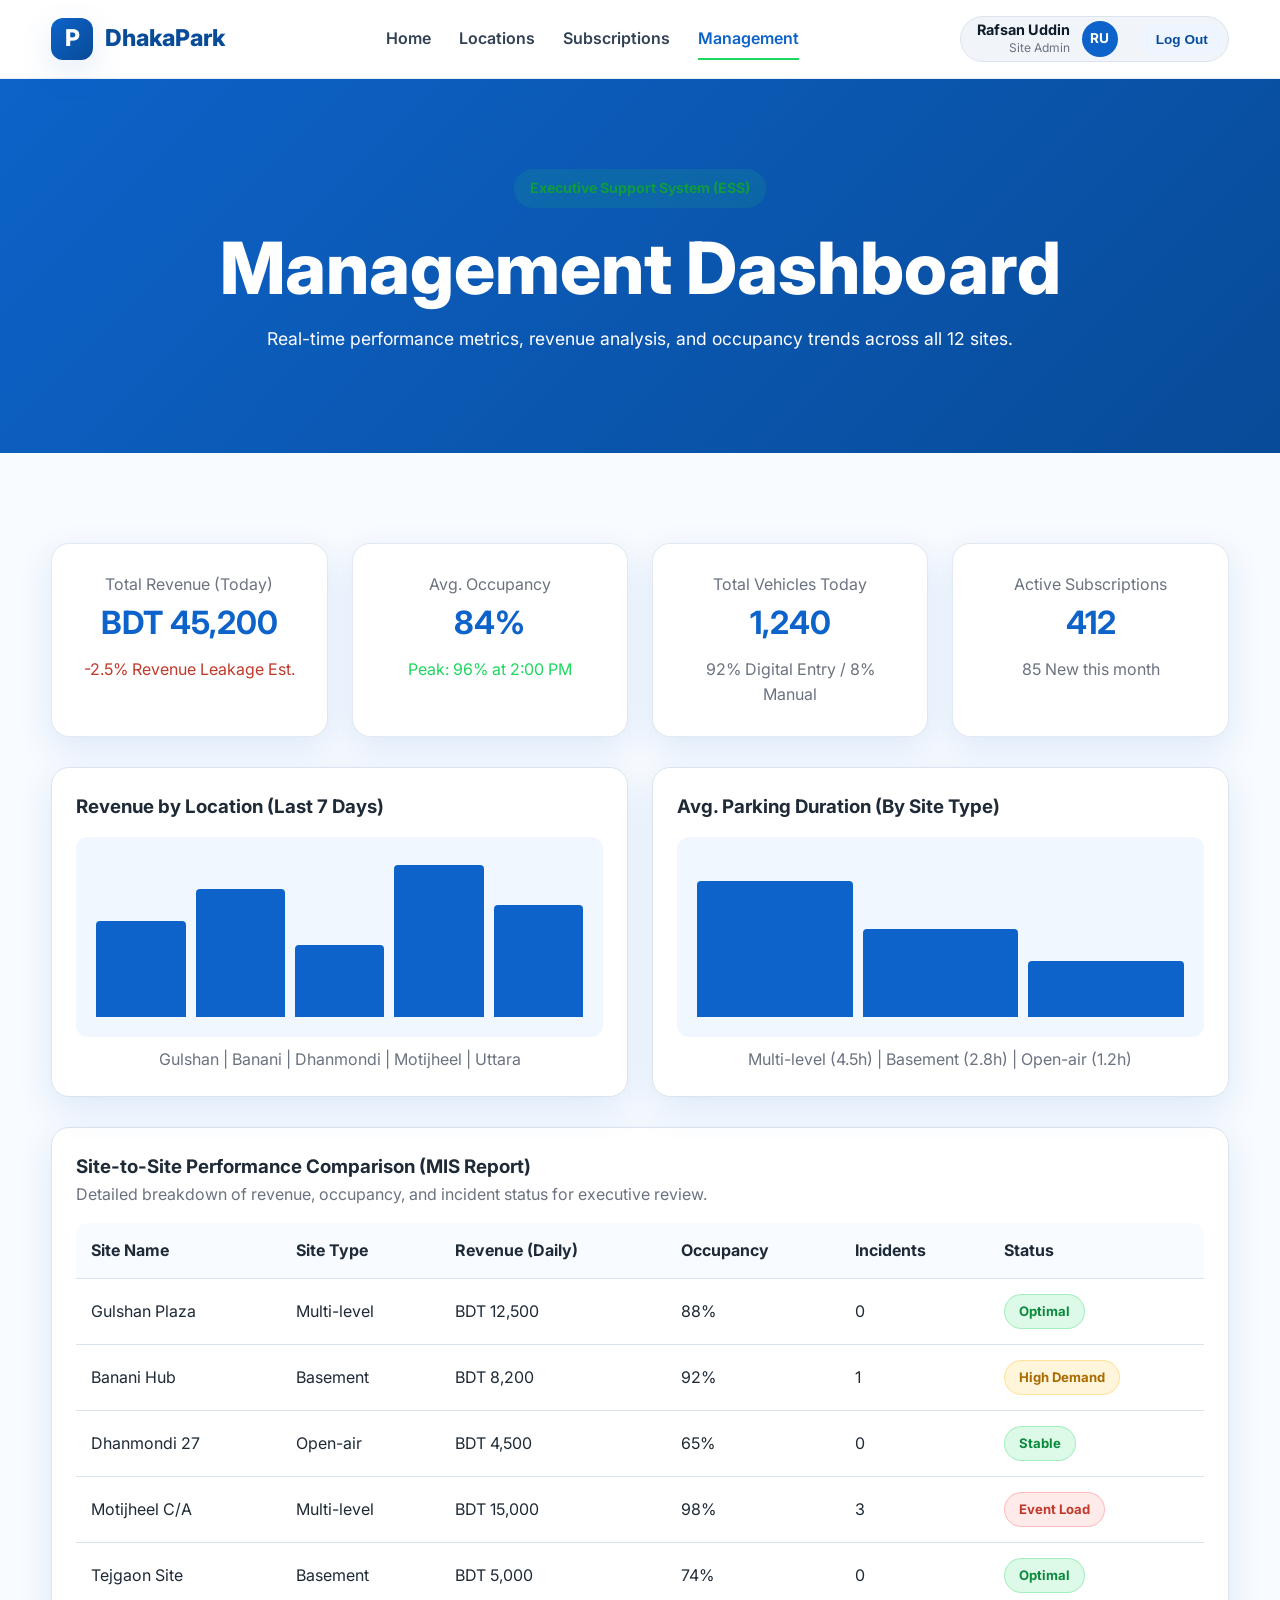
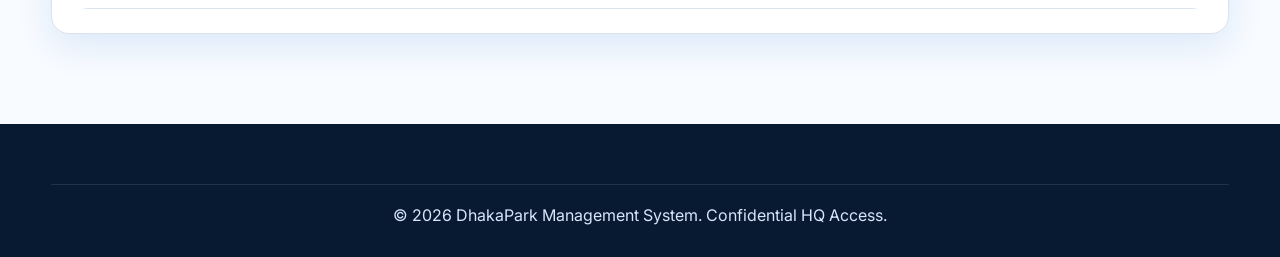
<file: dashboard.html>
<!DOCTYPE html>
<html lang="en">
<head>
  <meta charset="UTF-8" />
  <meta name="viewport" content="width=device-width, initial-scale=1.0" />
  <title>DhakaPark | Management Dashboard</title>
  <link rel="preconnect" href="https://fonts.googleapis.com">
  <link rel="preconnect" href="https://fonts.gstatic.com" crossorigin>
  <link href="https://fonts.googleapis.com/css2?family=Inter:wght@400;500;600;700;800&display=swap" rel="stylesheet">
  <link rel="stylesheet" href="css/style.css" />
  <style>
    .dash-grid {
      display: grid;
      grid-template-columns: repeat(auto-fit, minmax(300px, 1fr));
      gap: 24px;
      margin-top: 30px;
    }
    .chart-box {
      background: var(--white);
      padding: 24px;
      border-radius: var(--radius);
      box-shadow: var(--shadow);
      border: 1px solid var(--border);
    }
    .chart-placeholder {
      height: 200px;
      background: #f0f7ff;
      border-radius: 12px;
      display: flex;
      align-items: flex-end;
      gap: 10px;
      padding: 20px;
      margin-top: 15px;
    }
    .bar {
      flex: 1;
      background: var(--primary);
      border-radius: 4px 4px 0 0;
      transition: 0.3s;
    }
    .bar:hover { background: var(--secondary); }
    .table-container {
      margin-top: 30px;
      overflow-x: auto;
    }
    table {
      width: 100%;
      border-collapse: collapse;
      background: white;
      border-radius: 12px;
      overflow: hidden;
    }
    th, td {
      padding: 15px;
      text-align: left;
      border-bottom: 1px solid var(--border);
    }
    th { background: #f8fbff; font-weight: 700; }
  </style>
</head>
<body>

  <header class="navbar">
    <div class="container nav-wrapper">
      <a href="index.html" class="logo">
        <div class="logo-icon">P</div>
        <span>DhakaPark</span>
      </a>
      <nav class="nav-links" id="navLinks">
        <a href="index.html">Home</a>
        <a href="locations.html">Locations</a>
        <a href="subscriptions.html">Subscriptions</a>
        <a href="dashboard.html" class="active-link">Management</a>
      </nav>
      <div class="nav-actions">
        <div class="user-profile">
          <div class="user-info">
            <span class="user-name">Rafsan Uddin</span>
            <span class="user-role">Site Admin</span>
          </div>
          <div class="user-avatar">RU</div>
          <button id="logoutBtn" class="btn btn-light" style="padding: 8px 16px; font-size: 0.85rem; margin-left: 10px;">Log Out</button>
        </div>
      </div>
    </div>
  </header>

  <section class="inner-hero small-hero">
    <div class="container reveal active">
      <span class="section-badge">Executive Support System (ESS)</span>
      <h1>Management Dashboard</h1>
      <p>Real-time performance metrics, revenue analysis, and occupancy trends across all 12 sites.</p>
    </div>
  </section>

  <section class="section">
    <div class="container">
      <div class="stats-grid">
        <div class="stat-card">
          <p class="small-text">Total Revenue (Today)</p>
          <h3>BDT 45,200</h3>
          <p class="small-text" style="color: #c0392b;">-2.5% Revenue Leakage Est.</p>
        </div>
        <div class="stat-card">
          <p class="small-text">Avg. Occupancy</p>
          <h3>84%</h3>
          <p class="small-text" style="color: #1ed760;">Peak: 96% at 2:00 PM</p>
        </div>
        <div class="stat-card">
          <p class="small-text">Total Vehicles Today</p>
          <h3>1,240</h3>
          <p class="small-text">92% Digital Entry / 8% Manual</p>
        </div>
        <div class="stat-card">
          <p class="small-text">Active Subscriptions</p>
          <h3>412</h3>
          <p>85 New this month</p>
        </div>
      </div>

      <div class="dash-grid">
        <div class="chart-box">
          <h3>Revenue by Location (Last 7 Days)</h3>
          <div class="chart-placeholder">
            <div class="bar" style="height: 60%;"></div>
            <div class="bar" style="height: 80%;"></div>
            <div class="bar" style="height: 45%;"></div>
            <div class="bar" style="height: 95%;"></div>
            <div class="bar" style="height: 70%;"></div>
          </div>
          <p class="small-text" style="margin-top: 10px; text-align: center;">Gulshan | Banani | Dhanmondi | Motijheel | Uttara</p>
        </div>

        <div class="chart-box">
          <h3>Avg. Parking Duration (By Site Type)</h3>
          <div class="chart-placeholder">
            <div class="bar" style="height: 85%; background: var(--primary);"></div>
            <div class="bar" style="height: 55%; background: var(--primary);"></div>
            <div class="bar" style="height: 35%; background: var(--primary);"></div>
          </div>
          <p class="small-text" style="margin-top: 10px; text-align: center;">Multi-level (4.5h) | Basement (2.8h) | Open-air (1.2h)</p>
        </div>
      </div>

      <div class="table-container chart-box">
        <h3>Site-to-Site Performance Comparison (MIS Report)</h3>
        <p class="small-text" style="margin-bottom: 15px;">Detailed breakdown of revenue, occupancy, and incident status for executive review.</p>
        <table>
          <thead>
            <tr>
              <th>Site Name</th>
              <th>Site Type</th>
              <th>Revenue (Daily)</th>
              <th>Occupancy</th>
              <th>Incidents</th>
              <th>Status</th>
            </tr>
          </thead>
          <tbody>
            <tr>
              <td>Gulshan Plaza</td>
              <td>Multi-level</td>
              <td>BDT 12,500</td>
              <td>88%</td>
              <td>0</td>
              <td><span class="status available-badge">Optimal</span></td>
            </tr>
            <tr>
              <td>Banani Hub</td>
              <td>Basement</td>
              <td>BDT 8,200</td>
              <td>92%</td>
              <td>1</td>
              <td><span class="status limited-badge">High Demand</span></td>
            </tr>
            <tr>
              <td>Dhanmondi 27</td>
              <td>Open-air</td>
              <td>BDT 4,500</td>
              <td>65%</td>
              <td>0</td>
              <td><span class="status available-badge">Stable</span></td>
            </tr>
            <tr>
              <td>Motijheel C/A</td>
              <td>Multi-level</td>
              <td>BDT 15,000</td>
              <td>98%</td>
              <td>3</td>
              <td><span class="status full-badge">Event Load</span></td>
            </tr>
            <tr>
              <td>Tejgaon Site</td>
              <td>Basement</td>
              <td>BDT 5,000</td>
              <td>74%</td>
              <td>0</td>
              <td><span class="status available-badge">Optimal</span></td>
            </tr>
          </tbody>
        </table>
      </div>
    </div>
  </section>

  <footer class="footer">
    <div class="container footer-bottom">
      <p>© 2026 DhakaPark Management System. Confidential HQ Access.</p>
    </div>
  </footer>

  <script src="js/script.js"></script>
</body>
</html>
</file>
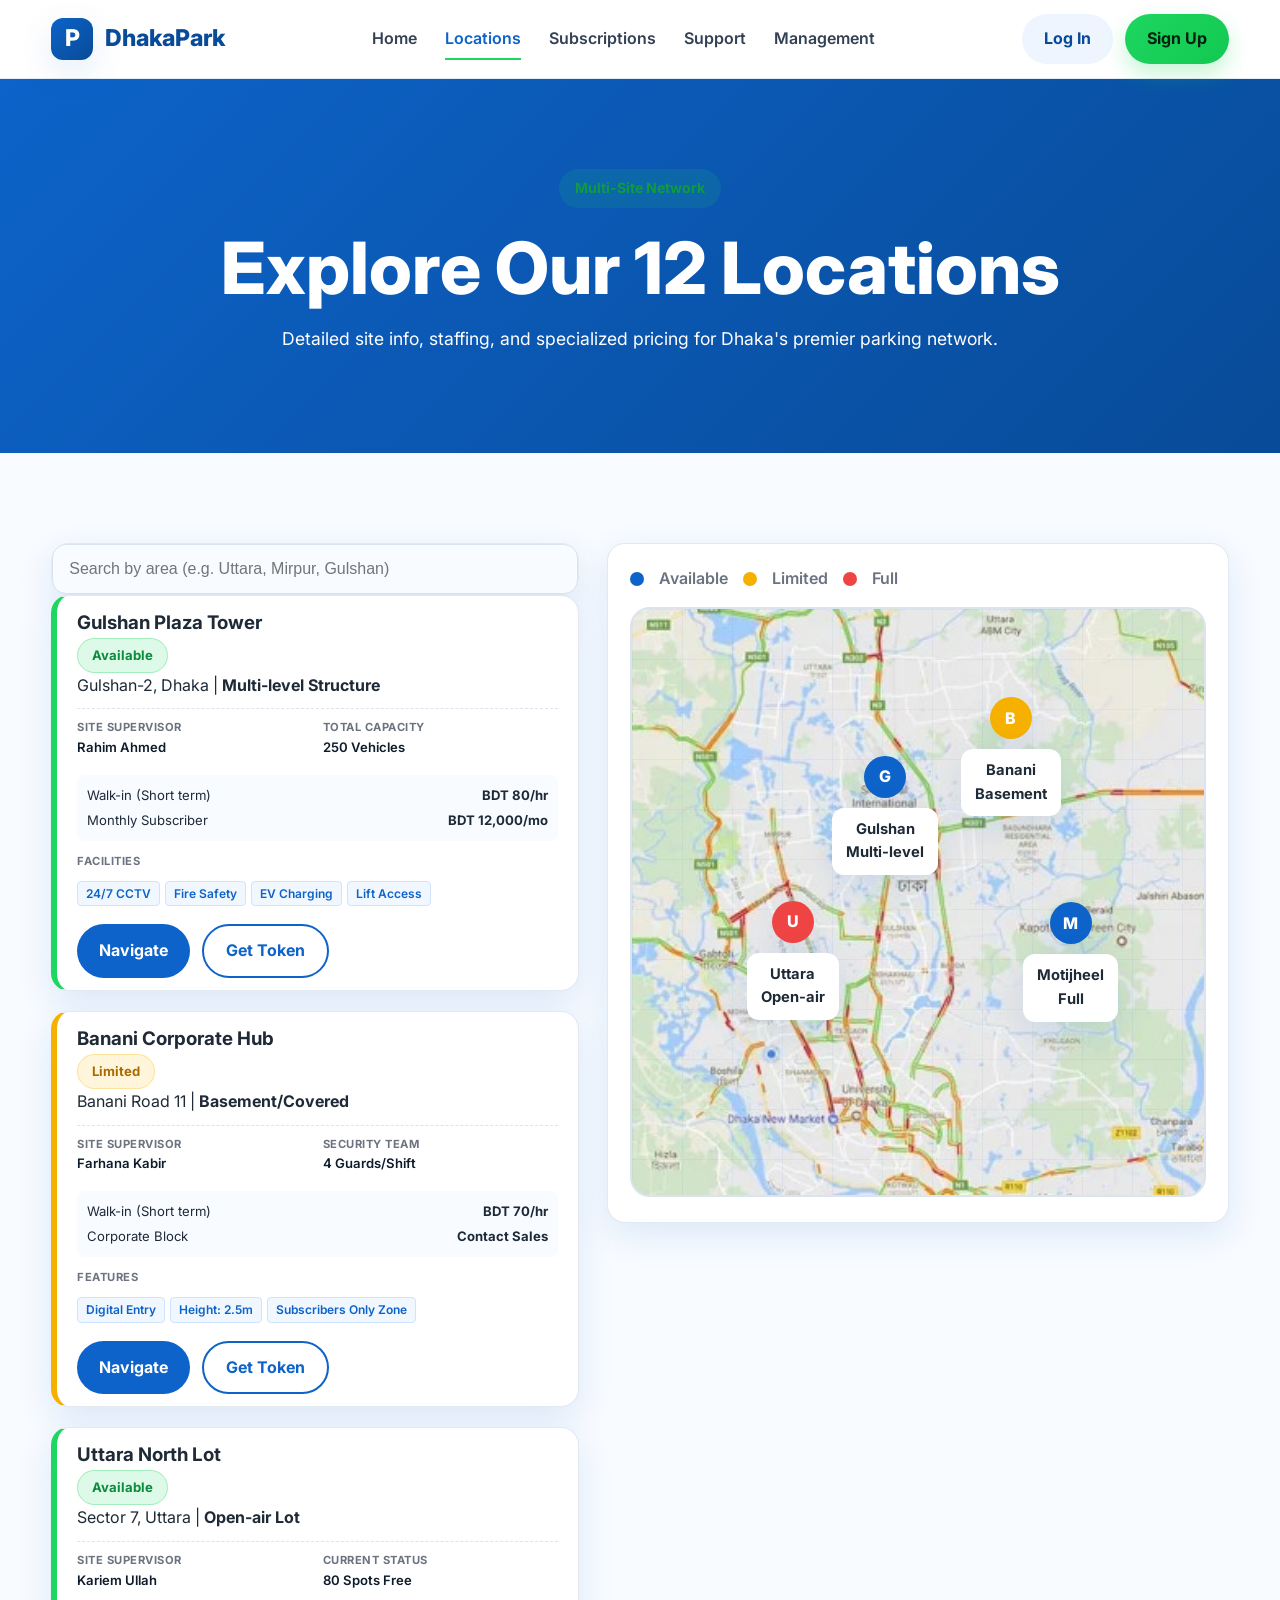
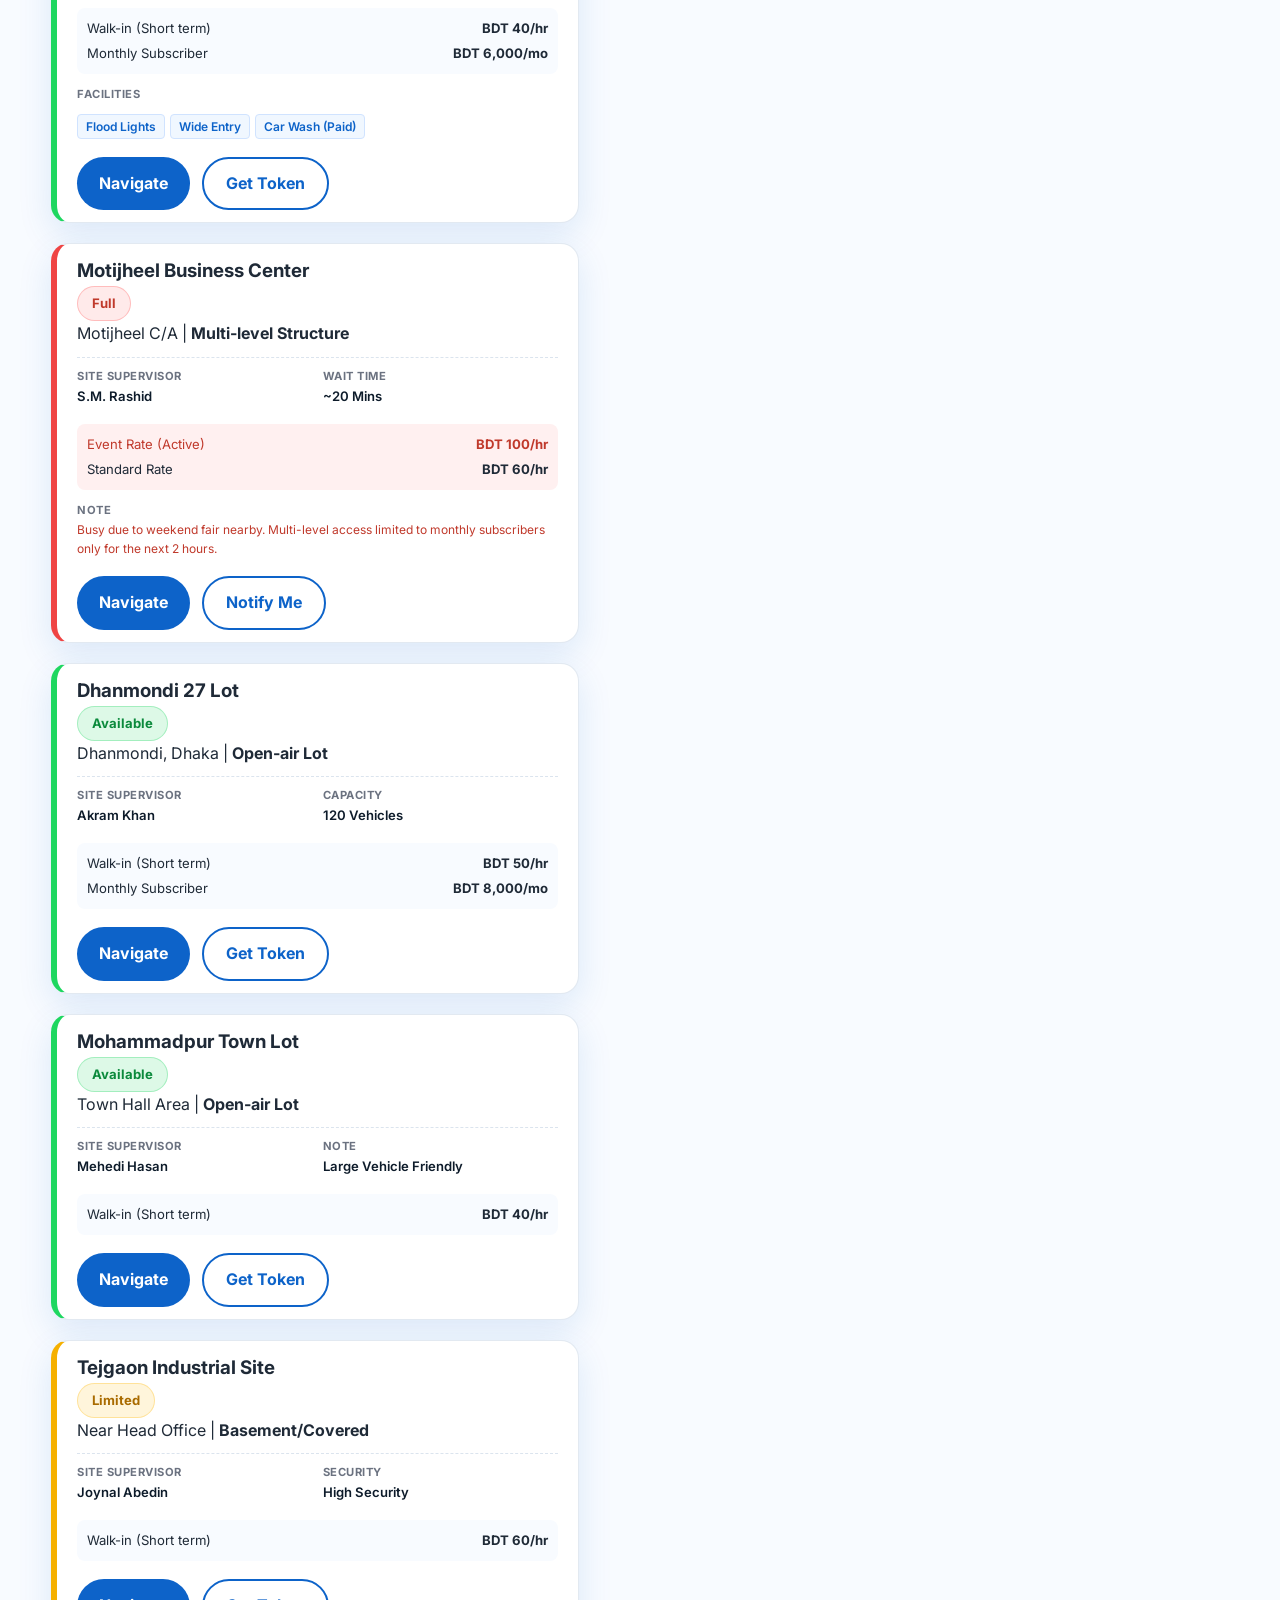
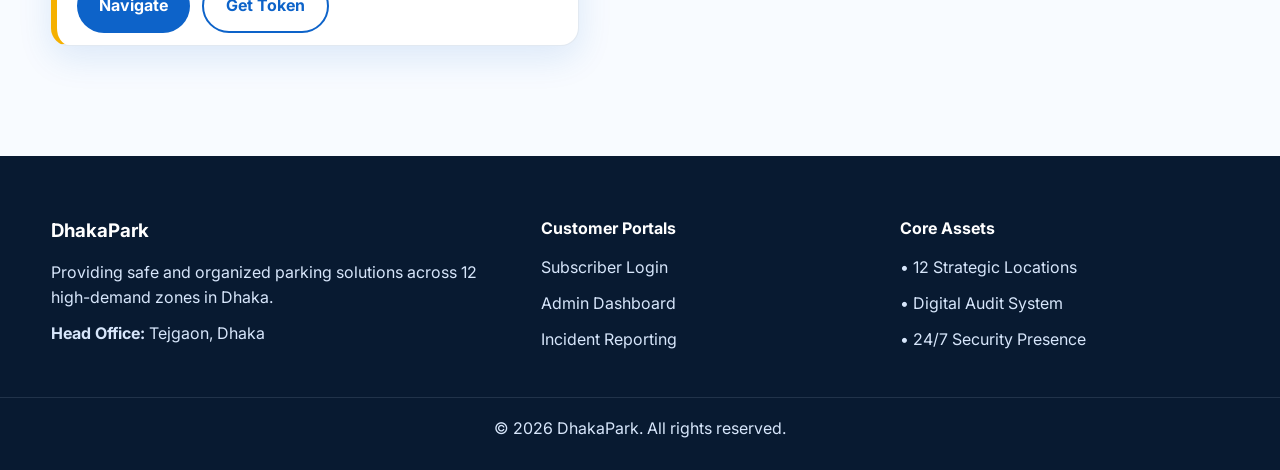
<file: locations.html>
<!DOCTYPE html>
<html lang="en">
<head>
  <meta charset="UTF-8" />
  <meta name="viewport" content="width=device-width, initial-scale=1.0" />
  <title>DhakaPark | Detailed Locations</title>
  <link rel="preconnect" href="https://fonts.googleapis.com">
  <link rel="preconnect" href="https://fonts.gstatic.com" crossorigin>
  <link href="https://fonts.googleapis.com/css2?family=Inter:wght@400;500;600;700;800&display=swap" rel="stylesheet">
  <link rel="stylesheet" href="css/style.css" />
  <style>
    .parking-card {
      padding: 12px 20px !important;
      margin-bottom: 20px;
    }
    .location-details {
      margin-top: 10px;
      padding-top: 10px;
      border-top: 1px dashed var(--border);
      display: grid;
      grid-template-columns: 1fr 1fr;
      gap: 12px 10px;
      font-size: 0.82rem;
    }
    .detail-item {
      display: flex;
      flex-direction: column;
    }
    .detail-label {
      font-weight: 700;
      color: var(--muted);
      text-transform: uppercase;
      font-size: 0.7rem;
      letter-spacing: 0.5px;
    }
    .detail-value {
      color: var(--dark);
      font-weight: 600;
    }
    .facilities-tags {
      display: flex;
      flex-wrap: wrap;
      gap: 5px;
      margin-top: 10px;
    }
    .facility-tag {
      background: #f0f7ff;
      color: var(--primary);
      padding: 2px 8px;
      border-radius: 4px;
      font-size: 0.75rem;
      font-weight: 600;
      border: 1px solid #d0e3ff;
    }
    .price-table {
      grid-column: span 2;
      background: #f8fbff;
      padding: 10px;
      border-radius: 8px;
      margin-top: 5px;
    }
  </style>
</head>
<body>

  <header class="navbar">
    <div class="container nav-wrapper">
      <a href="index.html" class="logo">
        <div class="logo-icon">P</div>
        <span>DhakaPark</span>
      </a>

      <nav class="nav-links" id="navLinks">
        <a href="index.html">Home</a>
        <a href="locations.html" class="active-link">Locations</a>
        <a href="subscriptions.html">Subscriptions</a>
        <a href="support.html">Support</a>
        <a href="dashboard.html">Management</a>
      </nav>

      <div class="nav-actions">
        <a href="login.html" class="btn btn-light">Log In</a>
        <a href="signup.html" class="btn btn-primary">Sign Up</a>
      </div>

      <button class="menu-toggle" id="menuToggle">☰</button>
    </div>
  </header>

  <section class="inner-hero small-hero">
    <div class="container reveal active">
      <span class="section-badge">Multi-Site Network</span>
      <h1>Explore Our 12 Locations</h1>
      <p>Detailed site info, staffing, and specialized pricing for Dhaka's premier parking network.</p>
    </div>
  </section>

  <section class="section">
    <div class="container locations-layout">
      <div class="locations-sidebar reveal active">
        <div class="filter-card">
          <input type="text" id="locationFilter" placeholder="Search by area (e.g. Uttara, Mirpur, Gulshan)" class="full-input">
        </div>

        <!-- Location 1: Gulshan -->
        <div class="parking-card available" data-area="gulshan">
          <div class="parking-card-top">
            <h3>Gulshan Plaza Tower</h3>
            <span class="status available-badge">Available</span>
          </div>
          <p>Gulshan-2, Dhaka | <strong>Multi-level Structure</strong></p>
          
          <div class="location-details">
            <div class="detail-item">
              <span class="detail-label">Site Supervisor</span>
              <span class="detail-value">Rahim Ahmed</span>
            </div>
            <div class="detail-item">
              <span class="detail-label">Total Capacity</span>
              <span class="detail-value">250 Vehicles</span>
            </div>
            <div class="price-table">
              <div style="display: flex; justify-content: space-between;">
                <span>Walk-in (Short term)</span>
                <strong>BDT 80/hr</strong>
              </div>
              <div style="display: flex; justify-content: space-between; margin-top: 4px;">
                <span>Monthly Subscriber</span>
                <strong>BDT 12,000/mo</strong>
              </div>
            </div>
            <div class="detail-item" style="grid-column: span 2;">
              <span class="detail-label">Facilities</span>
              <div class="facilities-tags">
                <span class="facility-tag">24/7 CCTV</span>
                <span class="facility-tag">Fire Safety</span>
                <span class="facility-tag">EV Charging</span>
                <span class="facility-tag">Lift Access</span>
              </div>
            </div>
          </div>

          <div class="card-actions">
            <a href="#" class="btn btn-blue">Navigate</a>
            <a href="receipt.html" class="btn btn-outline-blue">Get Token</a>
          </div>
        </div>

        <!-- Location 2: Banani -->
        <div class="parking-card limited" data-area="banani">
          <div class="parking-card-top">
            <h3>Banani Corporate Hub</h3>
            <span class="status limited-badge">Limited</span>
          </div>
          <p>Banani Road 11 | <strong>Basement/Covered</strong></p>
          
          <div class="location-details">
            <div class="detail-item">
              <span class="detail-label">Site Supervisor</span>
              <span class="detail-value">Farhana Kabir</span>
            </div>
            <div class="detail-item">
              <span class="detail-label">Security Team</span>
              <span class="detail-value">4 Guards/Shift</span>
            </div>
            <div class="price-table">
              <div style="display: flex; justify-content: space-between;">
                <span>Walk-in (Short term)</span>
                <strong>BDT 70/hr</strong>
              </div>
              <div style="display: flex; justify-content: space-between; margin-top: 4px;">
                <span>Corporate Block</span>
                <strong>Contact Sales</strong>
              </div>
            </div>
            <div class="detail-item" style="grid-column: span 2;">
              <span class="detail-label">Features</span>
              <div class="facilities-tags">
                <span class="facility-tag">Digital Entry</span>
                <span class="facility-tag">Height: 2.5m</span>
                <span class="facility-tag">Subscribers Only Zone</span>
              </div>
            </div>
          </div>

          <div class="card-actions">
            <a href="#" class="btn btn-blue">Navigate</a>
            <a href="receipt.html" class="btn btn-outline-blue">Get Token</a>
          </div>
        </div>

        <!-- Location 3: Uttara -->
        <div class="parking-card available" data-area="uttara">
          <div class="parking-card-top">
            <h3>Uttara North Lot</h3>
            <span class="status available-badge">Available</span>
          </div>
          <p>Sector 7, Uttara | <strong>Open-air Lot</strong></p>
          
          <div class="location-details">
            <div class="detail-item">
              <span class="detail-label">Site Supervisor</span>
              <span class="detail-value">Kariem Ullah</span>
            </div>
            <div class="detail-item">
              <span class="detail-label">Current Status</span>
              <span class="detail-value">80 Spots Free</span>
            </div>
            <div class="price-table">
              <div style="display: flex; justify-content: space-between;">
                <span>Walk-in (Short term)</span>
                <strong>BDT 40/hr</strong>
              </div>
              <div style="display: flex; justify-content: space-between; margin-top: 4px;">
                <span>Monthly Subscriber</span>
                <strong>BDT 6,000/mo</strong>
              </div>
            </div>
            <div class="detail-item" style="grid-column: span 2;">
              <span class="detail-label">Facilities</span>
              <div class="facilities-tags">
                <span class="facility-tag">Flood Lights</span>
                <span class="facility-tag">Wide Entry</span>
                <span class="facility-tag">Car Wash (Paid)</span>
              </div>
            </div>
          </div>

          <div class="card-actions">
            <a href="#" class="btn btn-blue">Navigate</a>
            <a href="receipt.html" class="btn btn-outline-blue">Get Token</a>
          </div>
        </div>

        <!-- Location 4: Motijheel -->
        <div class="parking-card full" data-area="motijheel">
          <div class="parking-card-top">
            <h3>Motijheel Business Center</h3>
            <span class="status full-badge">Full</span>
          </div>
          <p>Motijheel C/A | <strong>Multi-level Structure</strong></p>
          
          <div class="location-details">
            <div class="detail-item">
              <span class="detail-label">Site Supervisor</span>
              <span class="detail-value">S.M. Rashid</span>
            </div>
            <div class="detail-item">
              <span class="detail-label">Wait Time</span>
              <span class="detail-value">~20 Mins</span>
            </div>
            <div class="price-table" style="background: #fff0f0;">
              <div style="display: flex; justify-content: space-between; color: #c0392b;">
                <span>Event Rate (Active)</span>
                <strong>BDT 100/hr</strong>
              </div>
              <div style="display: flex; justify-content: space-between; margin-top: 4px;">
                <span>Standard Rate</span>
                <strong>BDT 60/hr</strong>
              </div>
            </div>
            <div class="detail-item" style="grid-column: span 2;">
              <span class="detail-label">Note</span>
              <p style="font-size: 0.75rem; color: #c0392b;">Busy due to weekend fair nearby. Multi-level access limited to monthly subscribers only for the next 2 hours.</p>
            </div>
          </div>

          <div class="card-actions">
            <a href="#" class="btn btn-blue">Navigate</a>
            <a href="#" class="btn btn-outline-blue">Notify Me</a>
          </div>
        </div>

        <!-- Location 5: Dhanmondi -->
        <div class="parking-card available" data-area="dhanmondi">
          <div class="parking-card-top">
            <h3>Dhanmondi 27 Lot</h3>
            <span class="status available-badge">Available</span>
          </div>
          <p>Dhanmondi, Dhaka | <strong>Open-air Lot</strong></p>
          
          <div class="location-details">
            <div class="detail-item">
              <span class="detail-label">Site Supervisor</span>
              <span class="detail-value">Akram Khan</span>
            </div>
            <div class="detail-item">
              <span class="detail-label">Capacity</span>
              <span class="detail-value">120 Vehicles</span>
            </div>
            <div class="price-table">
              <div style="display: flex; justify-content: space-between;">
                <span>Walk-in (Short term)</span>
                <strong>BDT 50/hr</strong>
              </div>
              <div style="display: flex; justify-content: space-between; margin-top: 4px;">
                <span>Monthly Subscriber</span>
                <strong>BDT 8,000/mo</strong>
              </div>
            </div>
          </div>

          <div class="card-actions">
            <a href="#" class="btn btn-blue">Navigate</a>
            <a href="receipt.html" class="btn btn-outline-blue">Get Token</a>
          </div>
        </div>

        <!-- Location 6: Mohammadpur -->
        <div class="parking-card available" data-area="mohammadpur">
          <div class="parking-card-top">
            <h3>Mohammadpur Town Lot</h3>
            <span class="status available-badge">Available</span>
          </div>
          <p>Town Hall Area | <strong>Open-air Lot</strong></p>
          
          <div class="location-details">
            <div class="detail-item">
              <span class="detail-label">Site Supervisor</span>
              <span class="detail-value">Mehedi Hasan</span>
            </div>
            <div class="detail-item">
              <span class="detail-label">Note</span>
              <span class="detail-value">Large Vehicle Friendly</span>
            </div>
            <div class="price-table">
              <div style="display: flex; justify-content: space-between;">
                <span>Walk-in (Short term)</span>
                <strong>BDT 40/hr</strong>
              </div>
            </div>
          </div>

          <div class="card-actions">
            <a href="#" class="btn btn-blue">Navigate</a>
            <a href="receipt.html" class="btn btn-outline-blue">Get Token</a>
          </div>
        </div>

        <!-- Location 7: Tejgaon -->
        <div class="parking-card limited" data-area="tejgaon">
          <div class="parking-card-top">
            <h3>Tejgaon Industrial Site</h3>
            <span class="status limited-badge">Limited</span>
          </div>
          <p>Near Head Office | <strong>Basement/Covered</strong></p>
          
          <div class="location-details">
            <div class="detail-item">
              <span class="detail-label">Site Supervisor</span>
              <span class="detail-value">Joynal Abedin</span>
            </div>
            <div class="detail-item">
              <span class="detail-label">Security</span>
              <span class="detail-value">High Security</span>
            </div>
            <div class="price-table">
              <div style="display: flex; justify-content: space-between;">
                <span>Walk-in (Short term)</span>
                <strong>BDT 60/hr</strong>
              </div>
            </div>
          </div>

          <div class="card-actions">
            <a href="#" class="btn btn-blue">Navigate</a>
            <a href="receipt.html" class="btn btn-outline-blue">Get Token</a>
          </div>
        </div>

      </div>

      <div class="map-panel reveal active">
        <div class="map-toolbar">
          <div class="map-dot blue-status"></div><span>Available</span>
          <div class="map-dot yellow"></div><span>Limited</span>
          <div class="map-dot red"></div><span>Full</span>
        </div>

        <div class="fake-map">
          <div class="map-grid"></div>

          <div class="map-marker marker-a" style="top: 25%; left: 35%;">
            <span>G</span>
            <div class="map-label">Gulshan<br>Multi-level</div>
          </div>

          <div class="map-marker marker-b" style="top: 15%; right: 25%;">
            <span>B</span>
            <div class="map-label">Banani<br>Basement</div>
          </div>

          <div class="map-marker marker-c" style="bottom: 30%; left: 20%;">
            <span>U</span>
            <div class="map-label">Uttara<br>Open-air</div>
          </div>

          <div class="map-marker marker-d" style="top: 50%; right: 15%;">
            <span>M</span>
            <div class="map-label">Motijheel<br>Full</div>
          </div>
        </div>
      </div>
    </div>
  </section>

  <footer class="footer">
    <div class="container footer-grid">
      <div>
        <h3>DhakaPark</h3>
        <p>Providing safe and organized parking solutions across 12 high-demand zones in Dhaka.</p>
        <p><strong>Head Office:</strong> Tejgaon, Dhaka</p>
      </div>
      <div>
        <h4>Customer Portals</h4>
        <a href="login.html">Subscriber Login</a>
        <a href="dashboard.html">Admin Dashboard</a>
        <a href="support.html">Incident Reporting</a>
      </div>
      <div>
        <h4>Core Assets</h4>
        <p>• 12 Strategic Locations</p>
        <p>• Digital Audit System</p>
        <p>• 24/7 Security Presence</p>
      </div>
    </div>
    <div class="footer-bottom">
      <p>© 2026 DhakaPark. All rights reserved.</p>
    </div>
  </footer>

  <script src="js/script.js"></script>
</body>
</html>
</file>
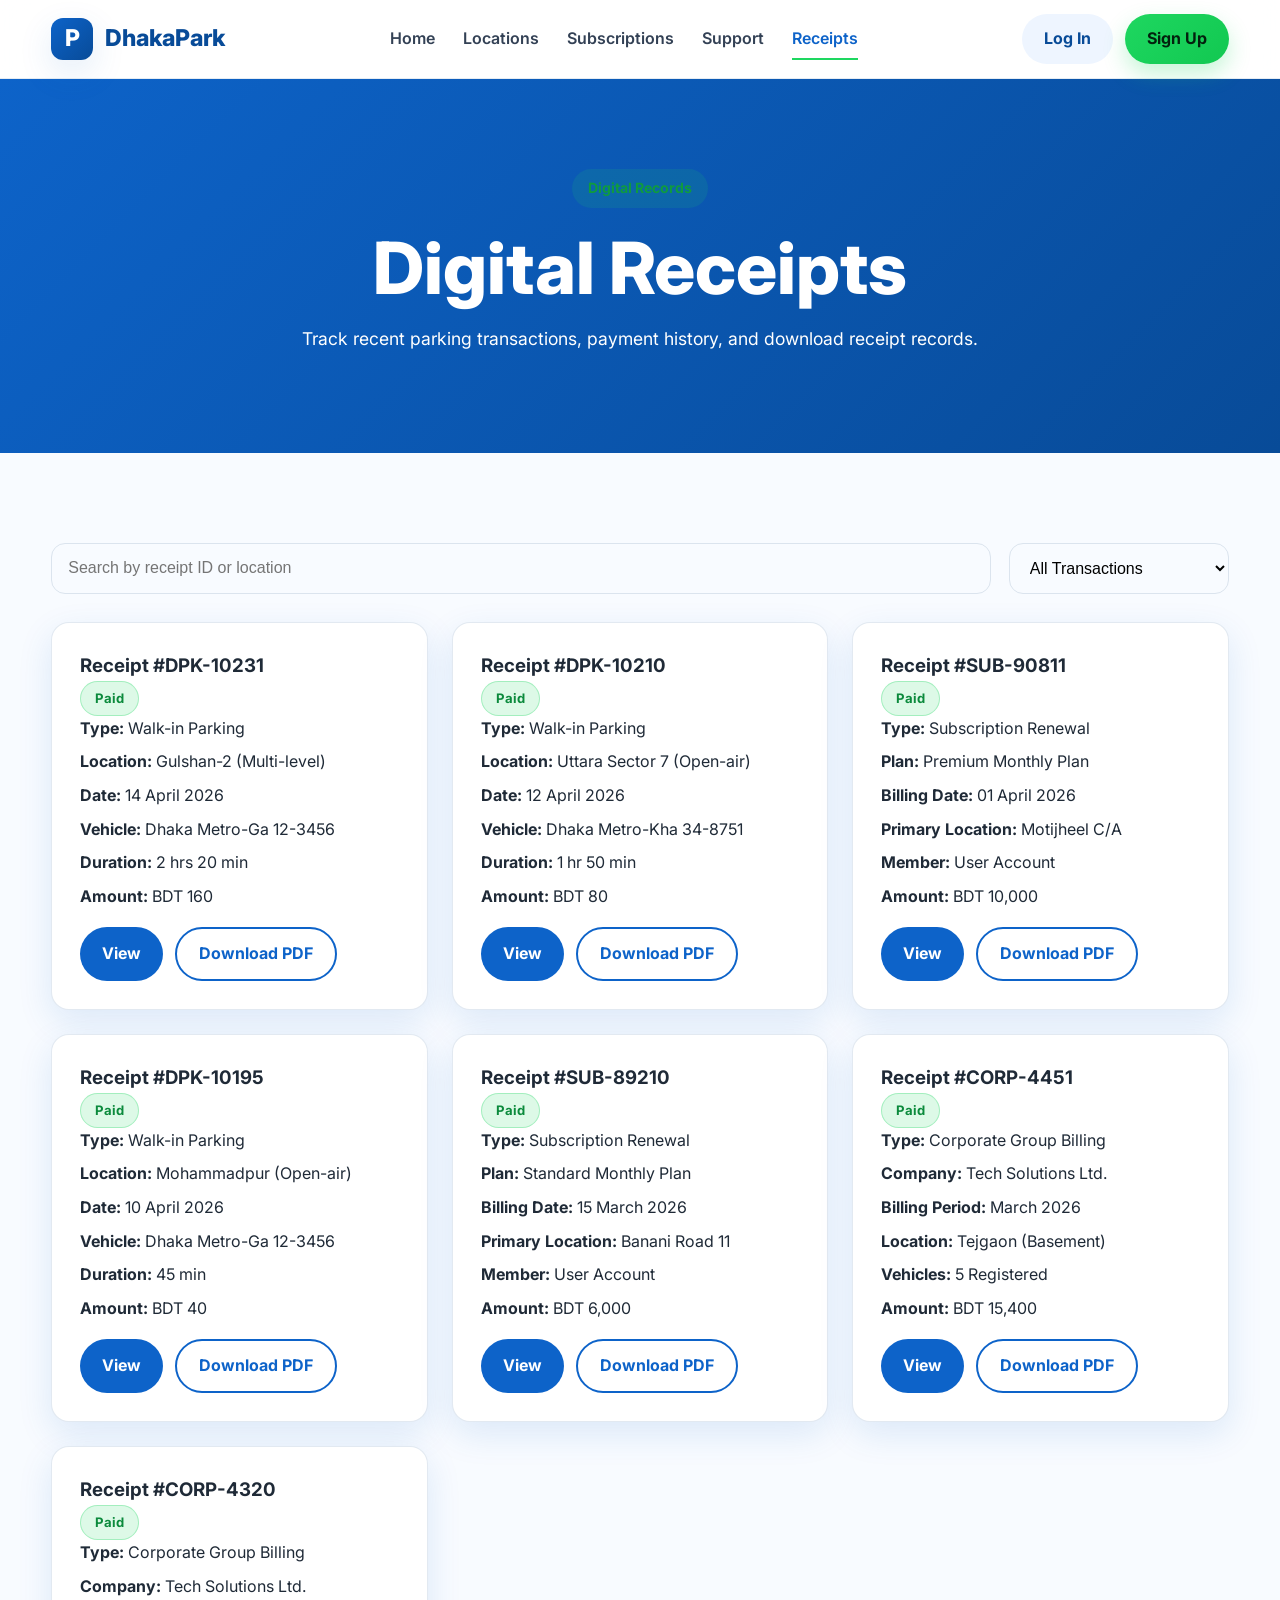
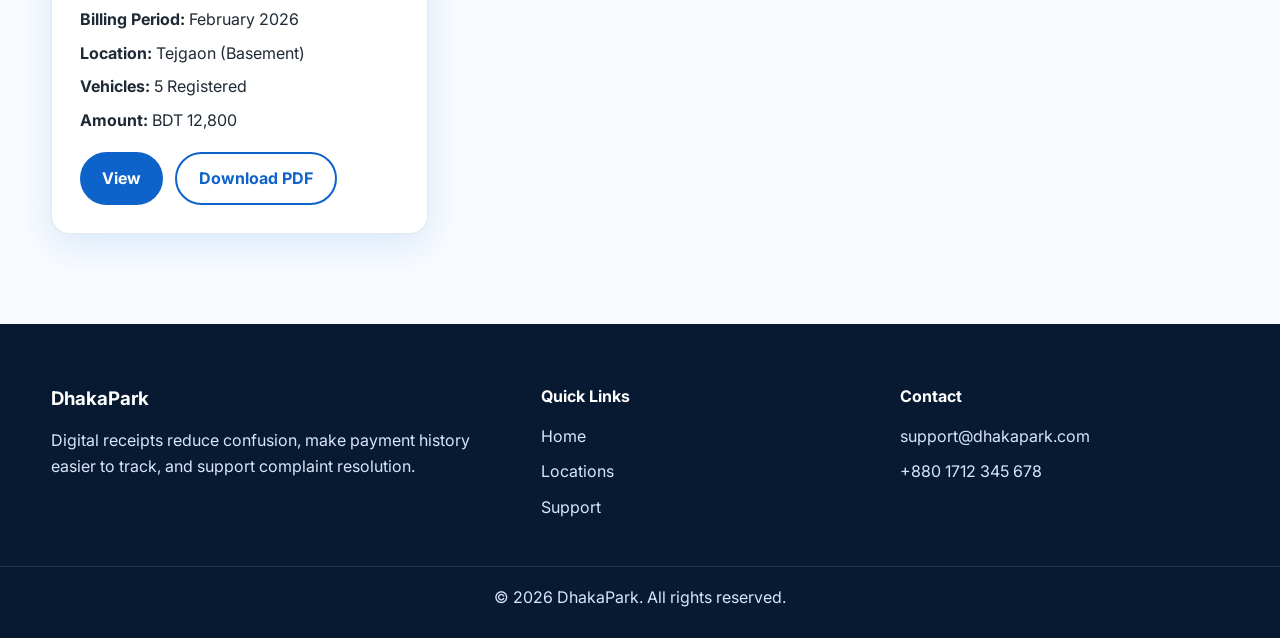
<file: receipt.html>
<!DOCTYPE html>
<html lang="en">
<head>
  <meta charset="UTF-8" />
  <meta name="viewport" content="width=device-width, initial-scale=1.0" />
  <title>DhakaPark | Digital Receipts</title>
  <link rel="preconnect" href="https://fonts.googleapis.com">
  <link rel="preconnect" href="https://fonts.gstatic.com" crossorigin>
  <link href="https://fonts.googleapis.com/css2?family=Inter:wght@400;500;600;700;800&display=swap" rel="stylesheet">
  <link rel="stylesheet" href="css/style.css" />
</head>
<body>

  <header class="navbar">
    <div class="container nav-wrapper">
      <a href="index.html" class="logo">
        <div class="logo-icon">P</div>
        <span>DhakaPark</span>
      </a>

      <nav class="nav-links" id="navLinks">
        <a href="index.html">Home</a>
        <a href="locations.html">Locations</a>
        <a href="subscriptions.html">Subscriptions</a>
        <a href="support.html">Support</a>
        <a href="receipt.html" class="active-link">Receipts</a>
      </nav>

      <div class="nav-actions">
        <a href="login.html" class="btn btn-light">Log In</a>
        <a href="signup.html" class="btn btn-primary">Sign Up</a>
      </div>

      <button class="menu-toggle" id="menuToggle">☰</button>
    </div>
  </header>

  <section class="inner-hero small-hero">
    <div class="container reveal">
      <span class="section-badge">Digital Records</span>
      <h1>Digital Receipts</h1>
      <p>Track recent parking transactions, payment history, and download receipt records.</p>
    </div>
  </section>

  <section class="section">
    <div class="container">
      <div class="receipt-toolbar reveal">
        <input type="text" placeholder="Search by receipt ID or location" class="full-input">
        <select class="toolbar-select" id="receiptTypeFilter">
          <option value="all">All Transactions</option>
          <option value="walk-in">Walk-in Parking</option>
          <option value="subscription">Subscription</option>
          <option value="corporate">Corporate</option>
        </select>
      </div>

      <div class="receipt-grid" id="receiptGrid">
        <div class="receipt-card reveal" data-type="walk-in">
          <div class="receipt-header">
            <h3>Receipt #DPK-10231</h3>
            <span class="paid-badge">Paid</span>
          </div>
          <p><strong>Type:</strong> Walk-in Parking</p>
          <p><strong>Location:</strong> Gulshan-2 (Multi-level)</p>
          <p><strong>Date:</strong> 14 April 2026</p>
          <p><strong>Vehicle:</strong> Dhaka Metro-Ga 12-3456</p>
          <p><strong>Duration:</strong> 2 hrs 20 min</p>
          <p><strong>Amount:</strong> BDT 160</p>
          <div class="card-actions">
            <a href="#" class="btn btn-blue">View</a>
            <a href="#" class="btn btn-outline-blue">Download PDF</a>
          </div>
        </div>

        <div class="receipt-card reveal" data-type="walk-in">
          <div class="receipt-header">
            <h3>Receipt #DPK-10210</h3>
            <span class="paid-badge">Paid</span>
          </div>
          <p><strong>Type:</strong> Walk-in Parking</p>
          <p><strong>Location:</strong> Uttara Sector 7 (Open-air)</p>
          <p><strong>Date:</strong> 12 April 2026</p>
          <p><strong>Vehicle:</strong> Dhaka Metro-Kha 34-8751</p>
          <p><strong>Duration:</strong> 1 hr 50 min</p>
          <p><strong>Amount:</strong> BDT 80</p>
          <div class="card-actions">
            <a href="#" class="btn btn-blue">View</a>
            <a href="#" class="btn btn-outline-blue">Download PDF</a>
          </div>
        </div>

        <div class="receipt-card reveal" data-type="subscription">
          <div class="receipt-header">
            <h3>Receipt #SUB-90811</h3>
            <span class="paid-badge">Paid</span>
          </div>
          <p><strong>Type:</strong> Subscription Renewal</p>
          <p><strong>Plan:</strong> Premium Monthly Plan</p>
          <p><strong>Billing Date:</strong> 01 April 2026</p>
          <p><strong>Primary Location:</strong> Motijheel C/A</p>
          <p><strong>Member:</strong> User Account</p>
          <p><strong>Amount:</strong> BDT 10,000</p>
          <div class="card-actions">
            <a href="#" class="btn btn-blue">View</a>
            <a href="#" class="btn btn-outline-blue">Download PDF</a>
          </div>
        </div>

        <!-- More Walk-in -->
        <div class="receipt-card reveal" data-type="walk-in">
          <div class="receipt-header">
            <h3>Receipt #DPK-10195</h3>
            <span class="paid-badge">Paid</span>
          </div>
          <p><strong>Type:</strong> Walk-in Parking</p>
          <p><strong>Location:</strong> Mohammadpur (Open-air)</p>
          <p><strong>Date:</strong> 10 April 2026</p>
          <p><strong>Vehicle:</strong> Dhaka Metro-Ga 12-3456</p>
          <p><strong>Duration:</strong> 45 min</p>
          <p><strong>Amount:</strong> BDT 40</p>
          <div class="card-actions">
            <a href="#" class="btn btn-blue">View</a>
            <a href="#" class="btn btn-outline-blue">Download PDF</a>
          </div>
        </div>

        <!-- Subscription -->
        <div class="receipt-card reveal" data-type="subscription">
          <div class="receipt-header">
            <h3>Receipt #SUB-89210</h3>
            <span class="paid-badge">Paid</span>
          </div>
          <p><strong>Type:</strong> Subscription Renewal</p>
          <p><strong>Plan:</strong> Standard Monthly Plan</p>
          <p><strong>Billing Date:</strong> 15 March 2026</p>
          <p><strong>Primary Location:</strong> Banani Road 11</p>
          <p><strong>Member:</strong> User Account</p>
          <p><strong>Amount:</strong> BDT 6,000</p>
          <div class="card-actions">
            <a href="#" class="btn btn-blue">View</a>
            <a href="#" class="btn btn-outline-blue">Download PDF</a>
          </div>
        </div>

        <!-- Corporate -->
        <div class="receipt-card reveal" data-type="corporate">
          <div class="receipt-header">
            <h3>Receipt #CORP-4451</h3>
            <span class="paid-badge">Paid</span>
          </div>
          <p><strong>Type:</strong> Corporate Group Billing</p>
          <p><strong>Company:</strong> Tech Solutions Ltd.</p>
          <p><strong>Billing Period:</strong> March 2026</p>
          <p><strong>Location:</strong> Tejgaon (Basement)</p>
          <p><strong>Vehicles:</strong> 5 Registered</p>
          <p><strong>Amount:</strong> BDT 15,400</p>
          <div class="card-actions">
            <a href="#" class="btn btn-blue">View</a>
            <a href="#" class="btn btn-outline-blue">Download PDF</a>
          </div>
        </div>

        <div class="receipt-card reveal" data-type="corporate">
          <div class="receipt-header">
            <h3>Receipt #CORP-4320</h3>
            <span class="paid-badge">Paid</span>
          </div>
          <p><strong>Type:</strong> Corporate Group Billing</p>
          <p><strong>Company:</strong> Tech Solutions Ltd.</p>
          <p><strong>Billing Period:</strong> February 2026</p>
          <p><strong>Location:</strong> Tejgaon (Basement)</p>
          <p><strong>Vehicles:</strong> 5 Registered</p>
          <p><strong>Amount:</strong> BDT 12,800</p>
          <div class="card-actions">
            <a href="#" class="btn btn-blue">View</a>
            <a href="#" class="btn btn-outline-blue">Download PDF</a>
          </div>
        </div>
    </div>
  </section>

  <footer class="footer">
    <div class="container footer-grid">
      <div>
        <h3>DhakaPark</h3>
        <p>Digital receipts reduce confusion, make payment history easier to track, and support complaint resolution.</p>
      </div>
      <div>
        <h4>Quick Links</h4>
        <a href="index.html">Home</a>
        <a href="locations.html">Locations</a>
        <a href="support.html">Support</a>
      </div>
      <div>
        <h4>Contact</h4>
        <p>support@dhakapark.com</p>
        <p>+880 1712 345 678</p>
      </div>
    </div>
    <div class="footer-bottom">
      <p>© 2026 DhakaPark. All rights reserved.</p>
    </div>
  </footer>

  <script src="js/script.js"></script>
</body>
</html>
</file>
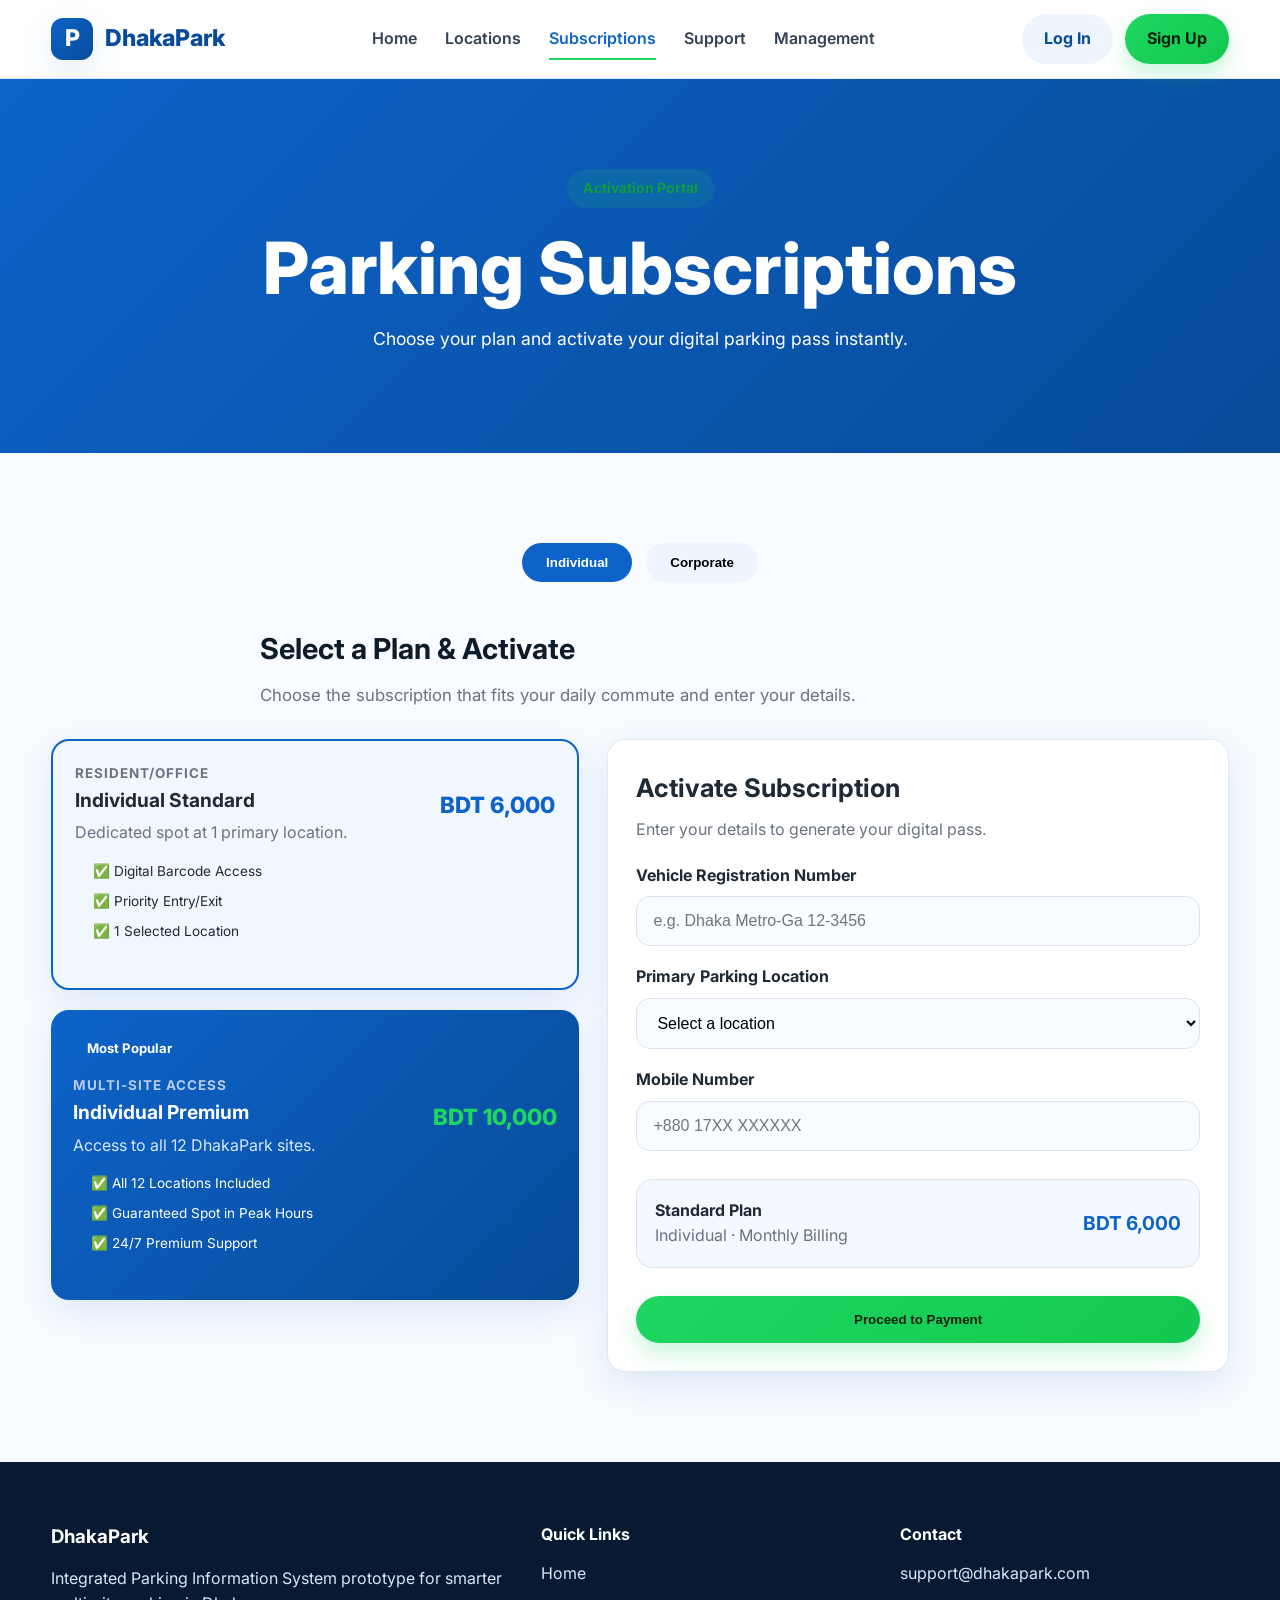
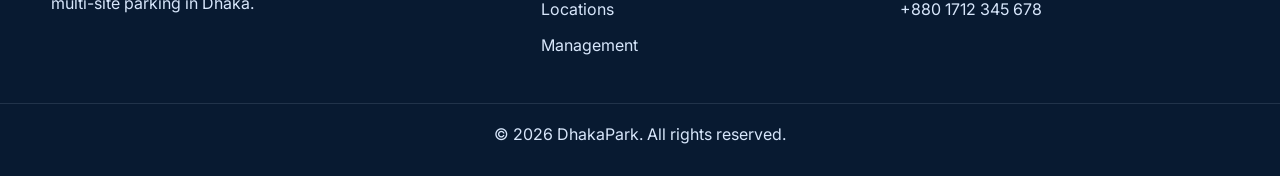
<file: subscriptions.html>
<!DOCTYPE html>
<html lang="en">
<head>
  <meta charset="UTF-8" />
  <meta name="viewport" content="width=device-width, initial-scale=1.0" />
  <title>DhakaPark | Activate Subscription</title>
  <link rel="preconnect" href="https://fonts.googleapis.com">
  <link rel="preconnect" href="https://fonts.gstatic.com" crossorigin>
  <link href="https://fonts.googleapis.com/css2?family=Inter:wght@400;500;600;700;800&display=swap" rel="stylesheet">
  <link rel="stylesheet" href="css/style.css" />
  <style>
    .tab-content { display: none; }
    .tab-content.active { display: block; }
    
    /* Specific layout for the two-column subscription page */
    .plans-column {
      display: flex;
      flex-direction: column;
      gap: 20px;
    }
    .form-column {
      position: sticky;
      top: 100px;
    }
    .plan-card.compact {
      padding: 22px;
      cursor: pointer;
      border: 2px solid transparent;
      transition: 0.3s;
    }
    .plan-card.compact.selected {
      border-color: var(--primary);
      background: #f0f7ff;
    }
    .plan-card.compact h3 {
      font-size: 1.2rem;
      margin-bottom: 5px;
    }
    .plan-card.compact .price {
      font-weight: 800;
      color: var(--primary);
      font-size: 1.4rem;
    }
  </style>
</head>
<body>

  <header class="navbar">
    <div class="container nav-wrapper">
      <a href="index.html" class="logo">
        <div class="logo-icon">P</div>
        <span>DhakaPark</span>
      </a>

      <nav class="nav-links" id="navLinks">
        <a href="index.html">Home</a>
        <a href="locations.html">Locations</a>
        <a href="subscriptions.html" class="active-link">Subscriptions</a>
        <a href="support.html">Support</a>
        <a href="dashboard.html">Management</a>
      </nav>

      <div class="nav-actions">
        <a href="login.html" class="btn btn-light">Log In</a>
        <a href="signup.html" class="btn btn-primary">Sign Up</a>
      </div>

      <button class="menu-toggle" id="menuToggle">☰</button>
    </div>
  </header>

  <section class="inner-hero small-hero">
    <div class="container reveal active">
      <span class="section-badge">Activation Portal</span>
      <h1>Parking Subscriptions</h1>
      <p>Choose your plan and activate your digital parking pass instantly.</p>
    </div>
  </section>

  <section class="section">
    <div class="container">
      
      <!-- Tab Toggles -->
      <div class="plan-toggle reveal active" style="margin-bottom: 50px;">
        <button class="toggle-btn active" data-tab="individual">Individual</button>
        <button class="toggle-btn" data-tab="corporate">Corporate</button>
      </div>

      <!-- Individual Tab Content -->
      <div id="individualTab" class="tab-content active">
        <div class="section-title reveal active" style="text-align: left; margin-bottom: 30px;">
          <h2 style="font-size: 1.8rem;">Select a Plan & Activate</h2>
          <p>Choose the subscription that fits your daily commute and enter your details.</p>
        </div>

        <div class="subscription-layout">
          
          <!-- Left Column: Available Plans -->
          <div class="plans-column">
            <div class="plan-card compact selected" style="height: 100%; display: flex; flex-direction: column; justify-content: space-between;">
              <div>
                <div style="display: flex; justify-content: space-between; align-items: center;">
                  <div>
                    <p class="plan-label">Resident/Office</p>
                    <h3>Individual Standard</h3>
                    <p class="small-text">Dedicated spot at 1 primary location.</p>
                  </div>
                  <div class="price">BDT 6,000</div>
                </div>
                <ul style="margin-top: 15px; list-style: none; font-size: 0.85rem;">
                  <li style="margin-bottom: 8px;">✅ Digital Barcode Access</li>
                  <li style="margin-bottom: 8px;">✅ Priority Entry/Exit</li>
                  <li style="margin-bottom: 8px;">✅ 1 Selected Location</li>
                </ul>
              </div>
            </div>

            <div class="plan-card compact featured" style="background: linear-gradient(135deg, #0d63c9, #084b98); border: none; height: 100%; display: flex; flex-direction: column; justify-content: space-between;">
              <div>
                <span class="most-popular" style="margin-bottom: 10px;">Most Popular</span>
                <div style="display: flex; justify-content: space-between; align-items: center; color: white;">
                  <div>
                    <p class="plan-label" style="color: #b7cce9;">Multi-Site Access</p>
                    <h3>Individual Premium</h3>
                    <p class="small-text" style="color: #d7e6fb;">Access to all 12 DhakaPark sites.</p>
                  </div>
                  <div class="price" style="color: var(--secondary);">BDT 10,000</div>
                </div>
                <ul style="margin-top: 15px; list-style: none; font-size: 0.85rem; color: white;">
                  <li style="margin-bottom: 8px;">✅ All 12 Locations Included</li>
                  <li style="margin-bottom: 8px;">✅ Guaranteed Spot in Peak Hours</li>
                  <li style="margin-bottom: 8px;">✅ 24/7 Premium Support</li>
                </ul>
              </div>
            </div>
          </div>

          <!-- Right Column: Activation Form -->
          <div class="form-column">
            <div class="form-card" style="height: 100%;">
              <h3>Activate Subscription</h3>
              <p class="small-text" style="margin-bottom: 20px;">Enter your details to generate your digital pass.</p>

              <form class="form-grid">
                <div class="form-group">
                  <label>Vehicle Registration Number</label>
                  <input type="text" placeholder="e.g. Dhaka Metro-Ga 12-3456" required>
                </div>

                <div class="form-group">
                  <label>Primary Parking Location</label>
                  <select required>
                    <option value="" disabled selected>Select a location</option>
                    <option>Gulshan-2 (Multi-level)</option>
                    <option>Banani Road 11 (Basement)</option>
                    <option>Dhanmondi 27 (Open-air)</option>
                    <option>Motijheel C/A (Multi-level)</option>
                    <option>Uttara Sector 7 (Open-air)</option>
                    <option>Mirpur-10 (Basement)</option>
                    <option>Farmgate (Multi-level)</option>
                    <option>Mohammadpur (Open-air)</option>
                    <option>Tejgaon (Basement)</option>
                    <option>Mogbazar (Multi-level)</option>
                    <option>Badda (Open-air)</option>
                    <option>Malibagh (Basement)</option>
                  </select>
                </div>

                <div class="form-group">
                  <label>Mobile Number</label>
                  <input type="text" placeholder="+880 17XX XXXXXX" required>
                </div>

                <div class="summary-box" style="margin-top: 10px;">
                  <div>
                    <h4 id="selectedPlanName">Standard Plan</h4>
                    <p class="small-text">Individual · Monthly Billing</p>
                  </div>
                  <strong id="selectedPlanPrice" style="color: var(--primary); font-size: 1.2rem;">BDT 6,000</strong>
                </div>

                <button type="submit" class="btn btn-primary full-btn" style="margin-top: 10px; padding: 16px;">Proceed to Payment</button>
              </form>
            </div>
          </div>

        </div>
      </div>

      <!-- Corporate Tab Content -->
      <div id="corporateTab" class="tab-content">
        <div class="section-title reveal" style="text-align: left; margin-bottom: 30px;">
          <h2 style="font-size: 1.8rem;">Corporate Solutions & Inquiry</h2>
          <p>Fleet management and reserved blocks for companies and large organizations.</p>
        </div>

        <div class="subscription-layout">
          <!-- Corporate also follows the same 2-column pattern for consistency -->
          <div class="plans-column">
            <div class="plan-card compact featured" style="background: linear-gradient(135deg, #0d1b2a, #1b263b); border: none; height: 100%;">
              <div style="display: flex; justify-content: space-between; align-items: center; color: white;">
                <div>
                  <p class="plan-label" style="color: #b7cce9;">Large Organizations</p>
                  <h3>Enterprise Fleet</h3>
                  <p class="small-text" style="color: #d7e6fb;">Volume pricing for 20+ vehicles.</p>
                </div>
                <div class="price" style="color: var(--secondary);">Custom</div>
              </div>
              <ul style="margin-top: 15px; list-style: none; font-size: 0.85rem; color: white;">
                <li style="margin-bottom: 8px;">✅ Reserved Blocks for Staff</li>
                <li style="margin-bottom: 8px;">✅ Monthly MIS Usage Reports</li>
                <li style="margin-bottom: 8px;">✅ Bulk Billing & Auditing</li>
              </ul>
            </div>
          </div>

          <div class="form-column">
            <div class="form-card" style="height: 100%;">
              <h3>Corporate Inquiry</h3>
              <p class="small-text" style="margin-bottom: 20px;">Our team will contact you for volume pricing.</p>
              <form class="form-grid">
                <div class="form-group">
                  <label>Company Name</label>
                  <input type="text" placeholder="Enter company name" required>
                </div>
                <div class="form-group">
                  <label>Work Email</label>
                  <input type="email" placeholder="name@company.com" required>
                </div>
                <div class="form-group">
                  <label>Estimated Vehicle Count</label>
                  <input type="number" placeholder="e.g. 25" required>
                </div>
                <button type="submit" class="btn btn-primary full-btn">Request Quote</button>
              </form>
            </div>
          </div>
        </div>
      </div>

    </div>
  </section>

  <footer class="footer">
    <div class="container footer-grid">
      <div>
        <h3>DhakaPark</h3>
        <p>Integrated Parking Information System prototype for smarter multi-site parking in Dhaka.</p>
      </div>
      <div>
        <h4>Quick Links</h4>
        <a href="index.html">Home</a>
        <a href="locations.html">Locations</a>
        <a href="dashboard.html">Management</a>
      </div>
      <div>
        <h4>Contact</h4>
        <p>support@dhakapark.com</p>
        <p>+880 1712 345 678</p>
      </div>
    </div>
    <div class="footer-bottom">
      <p>© 2026 DhakaPark. All rights reserved.</p>
    </div>
  </footer>

  <script src="js/script.js"></script>
</body>
</html>
</file>
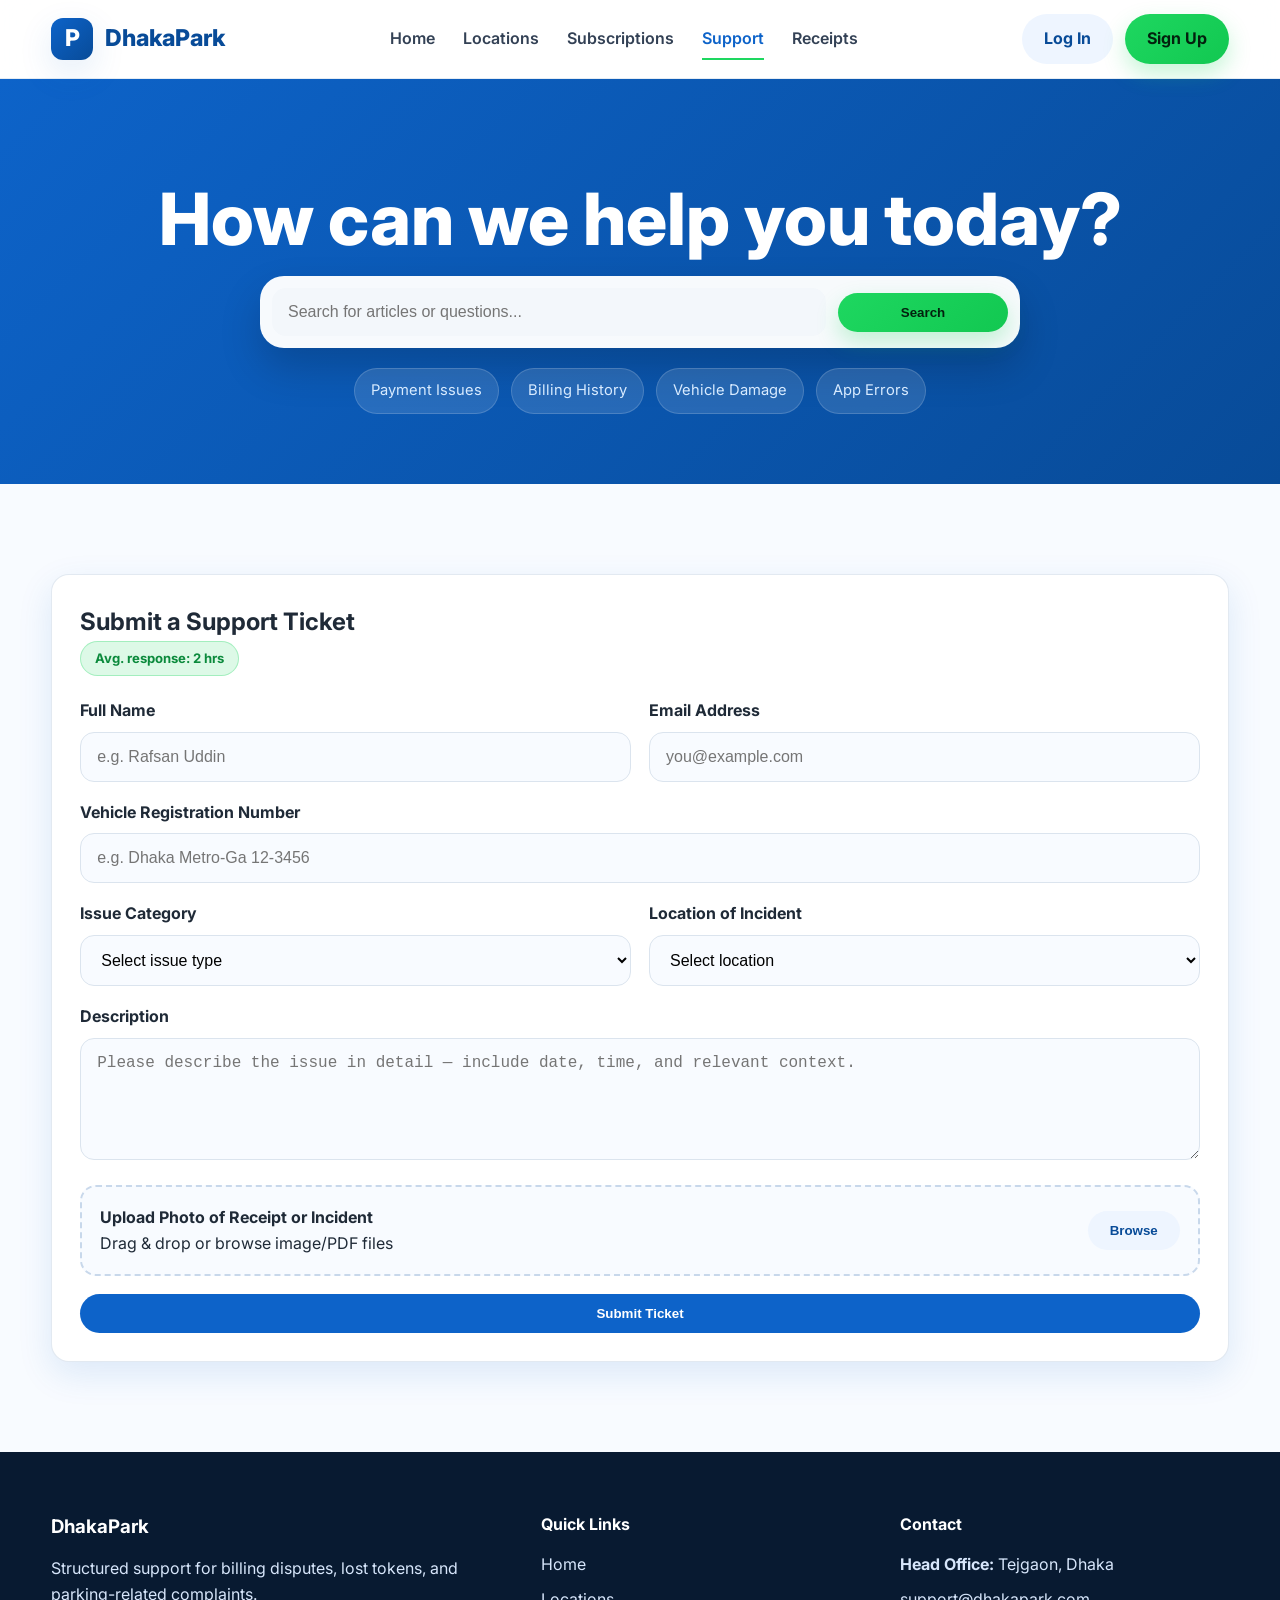
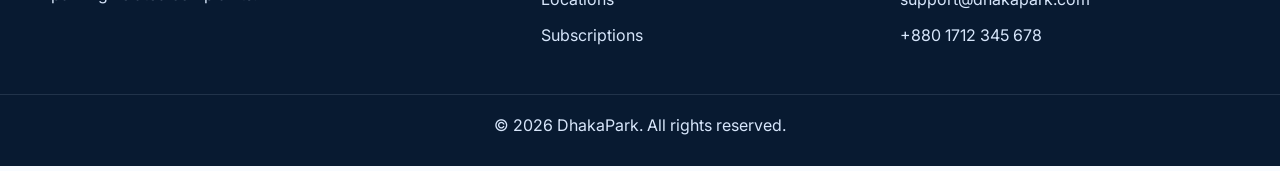
<file: support.html>
<!DOCTYPE html>
<html lang="en">
<head>
  <meta charset="UTF-8" />
  <meta name="viewport" content="width=device-width, initial-scale=1.0" />
  <title>DhakaPark | Support</title>
  <link rel="preconnect" href="https://fonts.googleapis.com">
  <link rel="preconnect" href="https://fonts.gstatic.com" crossorigin>
  <link href="https://fonts.googleapis.com/css2?family=Inter:wght@400;500;600;700;800&display=swap" rel="stylesheet">
  <link rel="stylesheet" href="css/style.css" />
</head>
<body>

  <header class="navbar">
    <div class="container nav-wrapper">
      <a href="index.html" class="logo">
        <div class="logo-icon">P</div>
        <span>DhakaPark</span>
      </a>

      <nav class="nav-links" id="navLinks">
        <a href="index.html">Home</a>
        <a href="locations.html">Locations</a>
        <a href="subscriptions.html">Subscriptions</a>
        <a href="support.html" class="active-link">Support</a>
        <a href="receipt.html">Receipts</a>
      </nav>

      <div class="nav-actions">
        <a href="login.html" class="btn btn-light">Log In</a>
        <a href="signup.html" class="btn btn-primary">Sign Up</a>
      </div>

      <button class="menu-toggle" id="menuToggle">☰</button>
    </div>
  </header>

  <section class="support-hero">
    <div class="container reveal">
      <h1>How can we help you today?</h1>
      <div class="support-search search-box">
        <input type="text" placeholder="Search for articles or questions...">
        <button class="btn btn-primary search-btn">Search</button>
      </div>
      <div class="support-tags">
        <span>Payment Issues</span>
        <span>Billing History</span>
        <span>Vehicle Damage</span>
        <span>App Errors</span>
      </div>
    </div>
  </section>

  <section class="section support-section">
    <div class="container">
      <div class="ticket-card reveal">
        <div class="ticket-header">
          <h2>Submit a Support Ticket</h2>
          <span class="response-badge">Avg. response: 2 hrs</span>
        </div>

        <form class="ticket-form">
          <div class="two-col">
            <div class="form-group">
              <label>Full Name</label>
              <input type="text" placeholder="e.g. Rafsan Uddin">
            </div>

            <div class="form-group">
              <label>Email Address</label>
              <input type="email" placeholder="you@example.com">
            </div>
          </div>

          <div class="form-group">
            <label>Vehicle Registration Number</label>
            <input type="text" placeholder="e.g. Dhaka Metro-Ga 12-3456">
          </div>

          <div class="two-col">
            <div class="form-group">
              <label>Issue Category</label>
              <select>
                <option>Select issue type</option>
                <option>Incorrect Charge</option>
                <option>Lost Token</option>
                <option>Vehicle Damage</option>
                <option>Subscription Problem</option>
                <option>Support Request</option>
              </select>
            </div>

            <div class="form-group">
              <label>Location of Incident</label>
              <select>
                <option>Select location</option>
                <option>Gulshan-2 (Multi-level)</option>
                <option>Banani Road 11 (Basement)</option>
                <option>Dhanmondi 27 (Open-air)</option>
                <option>Motijheel C/A (Multi-level)</option>
                <option>Uttara Sector 7 (Open-air)</option>
                <option>Mirpur-10 (Basement)</option>
                <option>Farmgate (Multi-level)</option>
                <option>Mohammadpur (Open-air)</option>
                <option>Tejgaon (Basement)</option>
                <option>Mogbazar (Multi-level)</option>
                <option>Badda (Open-air)</option>
                <option>Malibagh (Basement)</option>
              </select>
            </div>
          </div>

          <div class="form-group">
            <label>Description</label>
            <textarea rows="5" placeholder="Please describe the issue in detail — include date, time, and relevant context."></textarea>
          </div>

          <div class="upload-box">
            <div>
              <h4>Upload Photo of Receipt or Incident</h4>
              <p>Drag & drop or browse image/PDF files</p>
            </div>
            <button type="button" class="btn btn-light">Browse</button>
          </div>

          <button type="submit" class="btn btn-blue full-btn">Submit Ticket</button>
        </form>
      </div>
    </div>
  </section>

  <footer class="footer">
    <div class="container footer-grid">
      <div>
        <h3>DhakaPark</h3>
        <p>Structured support for billing disputes, lost tokens, and parking-related complaints.</p>
      </div>
      <div>
        <h4>Quick Links</h4>
        <a href="index.html">Home</a>
        <a href="locations.html">Locations</a>
        <a href="subscriptions.html">Subscriptions</a>
      </div>
      <div>
        <h4>Contact</h4>
        <p><strong>Head Office:</strong> Tejgaon, Dhaka</p>
        <p>support@dhakapark.com</p>
        <p>+880 1712 345 678</p>
      </div>
    </div>
    <div class="footer-bottom">
      <p>© 2026 DhakaPark. All rights reserved.</p>
    </div>
  </footer>

  <script src="js/script.js"></script>
</body>
</html>
</file>
<file: css/style.css>
* {
  margin: 0;
  padding: 0;
  box-sizing: border-box;
}

:root {
  --primary: #0d63c9;
  --primary-dark: #084b98;
  --secondary: #1ed760;
  --dark: #0d1b2a;
  --text: #1f2a37;
  --muted: #6b7280;
  --light: #f4f8fc;
  --white: #ffffff;
  --border: #dbe4ee;
  --shadow: 0 12px 35px rgba(13, 99, 201, 0.12);
  --radius: 18px;
}

html {
  scroll-behavior: smooth;
}

body {
  font-family: 'Inter', sans-serif;
  color: var(--text);
  background: #f8fbff;
  line-height: 1.6;
}

a {
  text-decoration: none;
  color: inherit;
}

.container {
  width: min(1180px, 92%);
  margin: 0 auto;
}

.section {
  padding: 90px 0;
}

.navbar {
  position: sticky;
  top: 0;
  z-index: 999;
  background: rgba(255, 255, 255, 0.88);
  backdrop-filter: blur(14px);
  border-bottom: 1px solid rgba(219, 228, 238, 0.7);
}

.nav-wrapper {
  display: flex;
  align-items: center;
  justify-content: space-between;
  min-height: 78px;
  position: relative;
}

.logo {
  display: flex;
  align-items: center;
  gap: 12px;
  font-size: 1.45rem;
  font-weight: 800;
  color: var(--primary-dark);
}

.logo-icon {
  width: 42px;
  height: 42px;
  background: linear-gradient(135deg, var(--primary), var(--primary-dark));
  color: var(--white);
  border-radius: 12px;
  display: grid;
  place-items: center;
  font-weight: 800;
  box-shadow: var(--shadow);
}

.nav-links {
  display: flex;
  align-items: center;
  gap: 28px;
}

.nav-links a {
  font-weight: 600;
  color: #334155;
  transition: 0.3s ease;
  position: relative;
}

.nav-links a:hover,
.nav-links a.active-link {
  color: var(--primary);
}

.nav-links a::after {
  content: "";
  position: absolute;
  left: 0;
  bottom: -8px;
  width: 0;
  height: 2px;
  background: var(--secondary);
  transition: 0.3s ease;
}

.nav-links a:hover::after,
.nav-links a.active-link::after {
  width: 100%;
}

.nav-actions {
  display: flex;
  align-items: center;
  gap: 12px;
}

.user-profile {
  display: flex;
  align-items: center;
  gap: 12px;
  padding: 4px 4px 4px 16px;
  background: #f1f5f9;
  border-radius: 999px;
  border: 1px solid var(--border);
}

.user-info {
  display: flex;
  flex-direction: column;
  text-align: right;
}

.user-name {
  font-size: 0.9rem;
  font-weight: 700;
  color: var(--dark);
  line-height: 1.2;
}

.user-role {
  font-size: 0.75rem;
  color: var(--muted);
}

.user-avatar {
  width: 36px;
  height: 36px;
  background: var(--primary);
  color: white;
  border-radius: 50%;
  display: grid;
  place-items: center;
  font-weight: 700;
  font-size: 0.85rem;
}

.menu-toggle {
  display: none;
  border: none;
  background: transparent;
  font-size: 1.7rem;
  cursor: pointer;
}

.btn {
  display: inline-flex;
  align-items: center;
  justify-content: center;
  padding: 12px 22px;
  border-radius: 999px;
  font-weight: 700;
  transition: 0.35s ease;
  cursor: pointer;
  border: none;
}

.btn-primary {
  background: linear-gradient(135deg, var(--secondary), #12c851);
  color: #03210e;
  box-shadow: 0 10px 22px rgba(30, 215, 96, 0.25);
}

.btn-primary:hover {
  transform: translateY(-2px);
  box-shadow: 0 14px 26px rgba(30, 215, 96, 0.35);
}

.btn-light {
  background: #eef5ff;
  color: var(--primary-dark);
}

.btn-outline {
  border: 2px solid var(--white);
  color: var(--white);
  background: transparent;
}

.btn-outline:hover {
  background: var(--white);
  color: var(--primary);
}

.btn-blue {
  background: var(--primary);
  color: var(--white);
}

.btn-blue:hover {
  background: var(--primary-dark);
  transform: translateY(-2px);
}

.btn-outline-blue {
  border: 2px solid var(--primary);
  background: transparent;
  color: var(--primary);
}

.btn-outline-blue:hover {
  background: var(--primary);
  color: var(--white);
}

.full-btn {
  width: 100%;
}

.hero {
  position: relative;
  min-height: 92vh;
  display: flex;
  align-items: center;
  background: url("../assets/home.jpg") center center/cover no-repeat;
  overflow: hidden;
}

.hero-overlay {
  position: absolute;
  inset: 0;
  background: linear-gradient(135deg, rgba(8, 75, 152, 0.9), rgba(13, 99, 201, 0.62));
}

.hero-content {
  position: relative;
  z-index: 2;
  text-align: center;
  color: var(--white);
  max-width: 900px;
}

.hero-badge,
.section-badge {
  display: inline-block;
  padding: 8px 16px;
  border-radius: 999px;
  font-size: 0.88rem;
  font-weight: 700;
  margin-bottom: 20px;
}

.hero-badge {
  background: rgba(30, 215, 96, 0.14);
  color: #c9ffd9;
  border: 1px solid rgba(201, 255, 217, 0.22);
}

.section-badge {
  background: rgba(30, 215, 96, 0.12);
  color: #0f9b3f;
}

.hero h1,
.inner-hero h1,
.support-hero h1 {
  font-size: clamp(2.6rem, 6vw, 4.5rem);
  line-height: 1.1;
  font-weight: 800;
  margin-bottom: 18px;
}

.hero h1 span {
  color: var(--secondary);
}

.hero p,
.inner-hero p,
.support-hero p {
  font-size: 1.1rem;
  max-width: 760px;
  margin: 0 auto 30px;
}

.search-box {
  width: min(760px, 100%);
  background: rgba(255, 255, 255, 0.97);
  border-radius: 24px;
  padding: 12px;
  display: flex;
  gap: 12px;
  align-items: center;
  margin: 0 auto 20px;
  box-shadow: 0 20px 40px rgba(0, 0, 0, 0.18);
}

.search-box input {
  width: 100%;
  border: none;
  outline: none;
  padding: 15px 16px;
  border-radius: 14px;
  font-size: 1rem;
  background: #f3f7fb;
  transition: 0.3s ease;
}

.search-icon {
  margin-left: 12px;
  color: var(--primary);
  flex-shrink: 0;
}

.search-btn {
  min-width: 170px;
}

.popular-tags,
.support-tags {
  display: flex;
  flex-wrap: wrap;
  justify-content: center;
  gap: 12px;
}

.popular-tags span,
.support-tags span {
  padding: 10px 16px;
  border-radius: 999px;
  font-size: 0.92rem;
  cursor: pointer;
}

.popular-tags span {
  background: rgba(255, 255, 255, 0.16);
  border: 1px solid rgba(255, 255, 255, 0.18);
}

.support-tags span {
  background: rgba(255, 255, 255, 0.12);
  color: #d8ebff;
  border: 1px solid rgba(255, 255, 255, 0.16);
}

.section-title {
  text-align: center;
  max-width: 760px;
  margin: 0 auto 50px;
}

.section-title h2 {
  font-size: clamp(2rem, 4vw, 3rem);
  line-height: 1.2;
  margin-bottom: 16px;
  color: var(--dark);
}

.section-title p {
  color: var(--muted);
  font-size: 1.05rem;
}

.feature-grid,
.steps-grid,
.stats-grid,
.receipt-grid {
  display: grid;
  gap: 24px;
}

.feature-grid {
  grid-template-columns: repeat(auto-fit, minmax(240px, 1fr));
}

.steps-grid {
  grid-template-columns: repeat(auto-fit, minmax(260px, 1fr));
}

.stats-grid {
  grid-template-columns: repeat(auto-fit, minmax(180px, 1fr));
}

.receipt-grid {
  grid-template-columns: repeat(auto-fit, minmax(300px, 1fr));
}

.feature-card,
.step-card,
.stat-card,
.cta-box,
.plan-card,
.form-card,
.receipt-card,
.ticket-card,
.filter-card,
.auth-card,
.parking-card,
.map-panel {
  background: var(--white);
  border-radius: var(--radius);
  box-shadow: var(--shadow);
  border: 1px solid rgba(219, 228, 238, 0.8);
}

.feature-card,
.step-card,
.stat-card,
.plan-card,
.form-card,
.receipt-card,
.parking-card {
  padding: 28px;
  transition: 0.35s ease;
}

.feature-card:hover,
.step-card:hover,
.stat-card:hover,
.plan-card:hover,
.receipt-card:hover,
.parking-card:hover {
  transform: translateY(-8px);
}

.feature-icon {
  font-size: 2rem;
  margin-bottom: 14px;
}

.feature-card h3,
.step-card h3 {
  margin-bottom: 12px;
  color: var(--dark);
}

.feature-card p,
.step-card p,
.stat-card p,
.small-text,
.plan-desc {
  color: var(--muted);
}

.step-number {
  display: inline-block;
  margin-bottom: 16px;
  font-size: 1.1rem;
  font-weight: 800;
  color: var(--primary);
}

.stats {
  background: linear-gradient(180deg, #f3f8ff, #ffffff);
}

.stat-card {
  text-align: center;
}

.stat-card h3 {
  font-size: 2rem;
  color: var(--primary);
  margin-bottom: 8px;
}

.cta-box {
  padding: 38px;
  display: flex;
  justify-content: space-between;
  align-items: center;
  gap: 22px;
  background: linear-gradient(135deg, #0d63c9, #0a4d9a);
  color: var(--white);
}

.cta-box h2 {
  font-size: 2rem;
  margin-bottom: 10px;
}

.cta-buttons {
  display: flex;
  gap: 14px;
  flex-wrap: wrap;
}

.inner-hero,
.support-hero {
  background: linear-gradient(135deg, #0d63c9, #084b98);
  color: var(--white);
  text-align: center;
}

.small-hero {
  padding: 90px 0 70px;
}

.support-hero {
  padding: 100px 0 70px;
}

.locations-layout,
.subscription-layout {
  display: grid;
  grid-template-columns: 1.02fr 1.2fr;
  gap: 28px;
  align-items: start;
}

.status,
.response-badge,
.paid-badge,
.most-popular {
  padding: 6px 14px;
  border-radius: 999px;
  font-size: 0.82rem;
  font-weight: 700;
  display: inline-flex;
  align-items: center;
}

.available-badge,
.paid-badge,
.response-badge {
  background: rgba(30, 215, 96, 0.15);
  color: #0b8a3c;
  border: 1px solid rgba(30, 215, 96, 0.3);
}

.limited-badge {
  background: rgba(255, 182, 0, 0.14);
  color: #a96b00;
  border: 1px solid rgba(255, 182, 0, 0.3);
}

.full-badge {
  background: rgba(255, 83, 83, 0.12);
  color: #c0392b;
  border: 1px solid rgba(255, 83, 83, 0.3);
}

.map-panel {
  padding: 22px;
  min-height: 680px;
  overflow: hidden;
}

.map-toolbar {
  display: flex;
  align-items: center;
  gap: 15px;
  flex-wrap: wrap;
  margin-bottom: 16px;
  font-weight: 600;
  color: var(--muted);
}

.map-dot {
  width: 14px;
  height: 14px;
  border-radius: 50%;
}

.map-dot.blue-status { background: #0d63c9; }
.map-dot.yellow { background: #f5b000; }
.map-dot.red { background: #ef4444; }

.fake-map {
  position: relative;
  background: url("../assets/dhaka-map.jpg") center center/cover no-repeat;
  border-radius: 20px;
  min-height: 590px;
  overflow: hidden;
  border: 2px solid var(--border);
}

.map-grid {
  position: absolute;
  inset: 0;
  background-image:
    linear-gradient(rgba(13,99,201,0.05) 1px, transparent 1px),
    linear-gradient(90deg, rgba(13,99,201,0.05) 1px, transparent 1px);
  background-size: 50px 50px;
  pointer-events: none;
}

.map-marker {
  position: absolute;
  display: flex;
  flex-direction: column;
  align-items: center;
  animation: float 3.5s ease-in-out infinite;
}

.map-marker span {
  width: 42px;
  height: 42px;
  border-radius: 50%;
  display: grid;
  place-items: center;
  color: white;
  font-weight: 800;
  box-shadow: var(--shadow);
}

.marker-a span { background: #0d63c9; } /* Sample: Available */
.marker-b span { background: #f5b000; } /* Sample: Limited */
.marker-c span { background: #ef4444; } /* Sample: Full */
.marker-d span { background: #0d63c9; }
.marker-e span { background: #0d63c9; }
.marker-f span { background: #f5b000; }
.marker-g span { background: #ef4444; }

.map-label {
  margin-top: 10px;
  background: white;
  padding: 10px 14px;
  border-radius: 12px;
  box-shadow: var(--shadow);
  font-weight: 700;
  color: var(--text);
  text-align: center;
  font-size: 0.92rem;
}

.marker-a { top: 20%; left: 28%; }
.marker-b { top: 18%; right: 18%; }
.marker-c { bottom: 22%; left: 45%; }
.marker-d { top: 44%; right: 10%; }
.marker-e { top: 10%; left: 15%; }
.marker-f { bottom: 15%; right: 35%; }
.marker-g { top: 40%; left: 50%; }

.map-marker.highlight {
  z-index: 10;
}

.map-marker.highlight span {
  transform: scale(1.4);
  background: var(--secondary);
  box-shadow: 0 0 25px var(--secondary);
  border: 3px solid white;
}

.plan-toggle {
  display: flex;
  justify-content: center;
  gap: 14px;
  margin-bottom: 30px;
}

.toggle-btn {
  padding: 12px 24px;
  border: none;
  border-radius: 999px;
  background: #eef5ff;
  font-weight: 700;
  cursor: pointer;
}

.toggle-btn.active {
  background: var(--primary);
  color: white;
}

.plan-card h2 {
  font-size: 2rem;
  color: var(--primary);
  margin: 12px 0;
}

.plan-card h2 span {
  font-size: 1rem;
  color: var(--muted);
}

.plan-card ul {
  margin: 18px 0 24px 18px;
}

.plan-card li {
  margin-bottom: 10px;
  color: var(--text);
}

.plan-label {
  text-transform: uppercase;
  letter-spacing: 1px;
  color: var(--muted);
  font-size: 0.84rem;
  font-weight: 700;
}

.featured {
  background: linear-gradient(180deg, #0d63c9, #084b98);
  color: white;
}

.featured h2,
.featured h3,
.featured .plan-label,
.featured .plan-desc,
.featured li {
  color: white;
}

.form-card h3 {
  margin-bottom: 8px;
  font-size: 1.6rem;
}

.form-grid,
.ticket-form,
.auth-form {
  display: grid;
  gap: 18px;
}

.form-group label {
  display: block;
  font-weight: 700;
  margin-bottom: 8px;
}

.form-group input,
.form-group select,
.form-group textarea,
.full-input,
.toolbar-select {
  width: 100%;
  border: 1px solid var(--border);
  outline: none;
  padding: 15px 16px;
  border-radius: 14px;
  font-size: 1rem;
  background: #f8fbff;
  transition: 0.3s ease;
}

.form-group input:focus,
.form-group select:focus,
.form-group textarea:focus,
.full-input:focus,
.toolbar-select:focus {
  border-color: var(--primary);
  box-shadow: 0 0 0 4px rgba(13, 99, 201, 0.08);
}

.summary-box {
  display: flex;
  justify-content: space-between;
  align-items: center;
  gap: 12px;
  padding: 18px;
  background: #f4f8ff;
  border-radius: 16px;
  border: 1px solid var(--border);
}

.ticket-card {
  padding: 28px;
}

.ticket-header {
  margin-bottom: 22px;
}

.two-col {
  display: grid;
  grid-template-columns: 1fr 1fr;
  gap: 18px;
}

.upload-box {
  display: flex;
  justify-content: space-between;
  align-items: center;
  gap: 16px;
  padding: 18px;
  border-radius: 16px;
  border: 2px dashed #c8d8eb;
  background: #f8fbff;
}

.receipt-toolbar {
  display: grid;
  grid-template-columns: 1fr 220px;
  gap: 18px;
  margin-bottom: 28px;
}

.receipt-card p {
  margin-bottom: 8px;
}

.auth-body {
  min-height: 100vh;
  background: linear-gradient(135deg, rgba(8, 75, 152, 0.85), rgba(13, 99, 201, 0.7)), url("../assets/home.jpg") center center/cover no-repeat;
  display: flex;
  flex-direction: column;
}

.auth-navbar {
  background: rgba(255, 255, 255, 0.95);
  backdrop-filter: blur(10px);
  width: 100%;
}

.auth-wrapper {
  flex-grow: 1;
  display: grid;
  place-items: center;
  padding: 40px 15px;
}

.auth-card {
  width: min(520px, 100%);
  padding: 34px;
  text-align: center;
}

.auth-logo {
  justify-content: center;
  margin-bottom: 20px;
}

.auth-card h1 {
  font-size: 2rem;
  margin-bottom: 10px;
}

.auth-card p {
  color: var(--muted);
  margin-bottom: 20px;
}

.auth-bottom {
  margin-top: 14px;
}

.auth-bottom a {
  color: var(--primary);
  font-weight: 700;
}

.parking-meta {
  display: flex;
  justify-content: space-between;
  gap: 10px;
  margin: 12px 0;
  font-weight: 700;
  color: var(--primary);
}

.card-actions {
  display: flex;
  gap: 12px;
  flex-wrap: wrap;
  margin-top: 18px;
}

.available {
  border-left: 6px solid #1ed760;
}

.limited {
  border-left: 6px solid #f5b000;
}

.full {
  border-left: 6px solid #ef4444;
}

.footer {
  background: #081a31;
  color: #d7e6fb;
  padding-top: 60px;
}

.footer-grid {
  display: grid;
  grid-template-columns: 1.4fr 1fr 1fr;
  gap: 30px;
  padding-bottom: 35px;
}

.footer h3, .footer h4 {
  margin-bottom: 14px;
  color: #ffffff;
}

.footer a, .footer p {
  display: block;
  color: #d7e6fb;
  margin-bottom: 10px;
}

.footer-bottom {
  text-align: center;
  border-top: 1px solid rgba(215, 230, 251, 0.12);
  padding: 18px 0;
  color: #b7cce9;
}

.reveal {
  opacity: 0;
  transform: translateY(40px);
  transition: all 0.9s ease;
}

.reveal.active {
  opacity: 1;
  transform: translateY(0);
}

@media (max-width: 992px) {
  .nav-links, .nav-actions { display: none; }
  .menu-toggle { display: block; }
  .locations-layout, .subscription-layout, .footer-grid { grid-template-columns: 1fr; }
}
</file>
